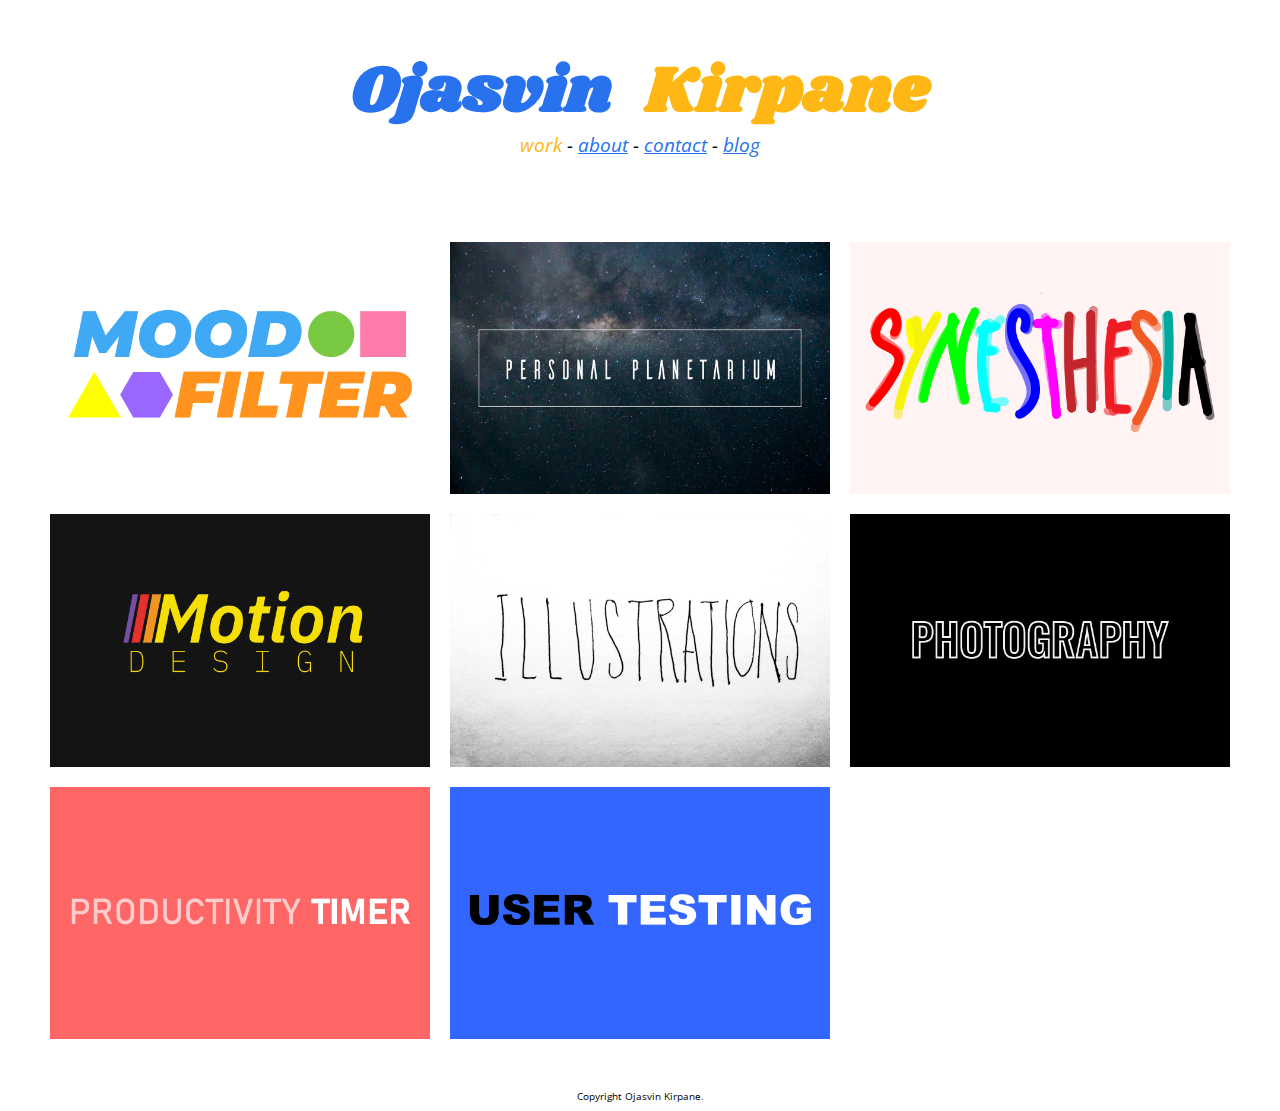
<file: index.html>
<!DOCTYPE html>
<html>
<head>
<meta charset="utf-8">
<title>Ojasvin Kirpane</title>
<link rel="stylesheet" href="https://cdnjs.cloudflare.com/ajax/libs/animate.css/3.7.0/animate.min.css">
<link href="style.css" rel="stylesheet" type="text/css">
<link href="https://fonts.googleapis.com/css?family=Open+Sans:400,400i,600,600i,700,800,800i|Shrikhand" rel="stylesheet" type="text/css">
</head>

<body>
<section>
  <h1 data_temp_dwid="1"><a href="index.html" style="text-decoration: none" data_temp_dwid="2"><strong class="OJ1" data_temp_dwid="3">Ojasvin</strong> <strong class="OJ2" data_temp_dwid="4">Kirpane</strong></a></h1>
  <nav>
    <h3><a class="active0">work</a> - <a href="index2.html" class="active1">about</a> - <a href="contact.html" class="active2">contact</a> - <a href="http://okirpane.tumblr.com/" target="_blank" class="active3">blog</a></h3>
  </nav>
</section>
	
<div class="container animated fadeInUpBig">
  <div class="grid">
    <div class="cell blue">
		<a href="post1.html">
    		<img src="./img/mfb.png" class="responsive-image">
		</a>
    </div>
    <div class="cell yellow">
		<a href="post2.html">
      <img src="./img/plb.jpg" class="responsive-image">
		</a>
    </div>
    <div class="cell blue">
		<a href="post3.html">
      <img src="./img/syb.png" class="responsive-image">
		</a>
    </div>
    <div class="cell blue">
		<a href="post3_5.html">
      <img src="./img/md.png" class="responsive-image">
		</a>
    </div>
    <div class="cell yellow">
		<a href="post4.html">
      <img src="./img/ilb.png" class="responsive-image">
		</a>
    </div>
	  <div class="cell blue">
		  <a href="post5.html">
      <img src="./img/pb.png" class="responsive-image">
		</a>
    </div>
	  <div class="cell yellow">
		  <a href="https://portfolio.newschool.edu/ojasvin/2017/10/28/simple-productivity-timer/" target="_blank">
      <img src="./img/ptb.png" class="responsive-image">
		  </a>
    </div>
	  <div class="cell blue">
		  <a href="post6.html" target="_blank">
      <img src="./img/utb.png" class="responsive-image">
		</a>
    </div>
  </div>
</div>
	
<footer>Copyright Ojasvin Kirpane.</footer>
	
	
</body>
</html>
</file>
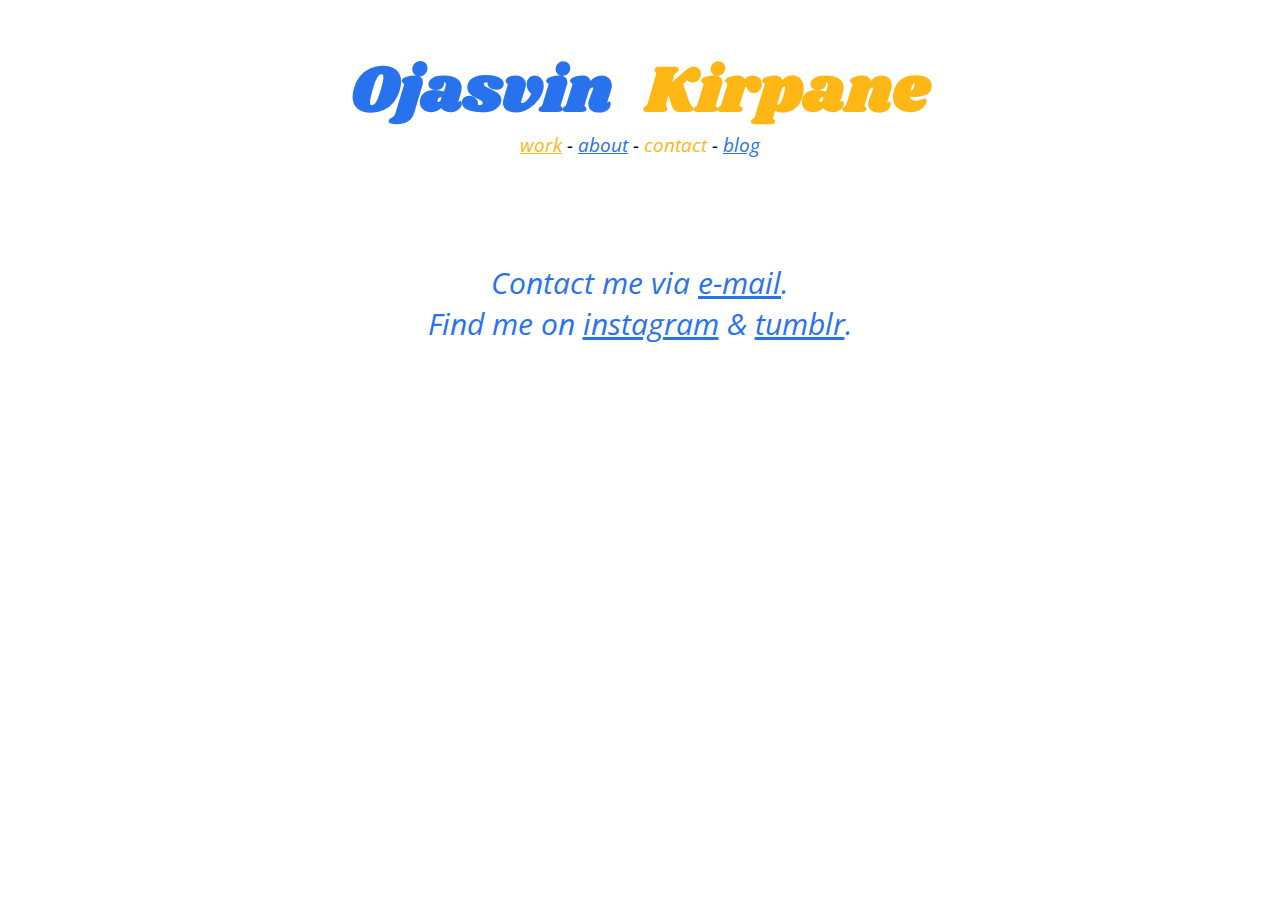
<file: contact.html>
<!doctype html>
<html>
<head>
<meta charset="utf-8">
<title>Ojasvin Kirpane</title>
<link rel="stylesheet" href="https://cdnjs.cloudflare.com/ajax/libs/animate.css/3.7.0/animate.min.css">
<link href="style.css" rel="stylesheet" type="text/css">
<link href="https://fonts.googleapis.com/css?family=Open+Sans:400,400i,600,600i,700,800,800i|Shrikhand" rel="stylesheet" type="text/css">
</head>

<body>
<section>
  <h1 data_temp_dwid="1"><a href="index.html" style="text-decoration: none" data_temp_dwid="2"><strong class="OJ1" data_temp_dwid="3">Ojasvin</strong> <strong class="OJ2" data_temp_dwid="4">Kirpane</strong></a></h1>
  <nav>
    <h3><a class="active0" href="index.html">work</a> - <a href="index2.html" class="active1">about</a> - <a href="contact.html" class="active2" style="text-decoration: none; color: #FEB714">contact</a> - <a href="http://okirpane.tumblr.com/" target="_blank" class="active3">blog</a></h3>
  </nav>
</section>
	
<div class="container animated fadeInUpBig">
  <p style="text-align: center">Contact me via <a href="mailto:okirpane@gmail.com?Subject=Inquiry" target="_top" class="active1">e-mail</a>.<br>
	 Find me on <a href="https://www.instagram.com/ojasvink/" target="_blank" class="active1">instagram</a> & <a href="http://okirpane.tumblr.com/" target="_blank" class="active1">tumblr</a>.
  </p>
</div>
	
</body>
</html>
</file>
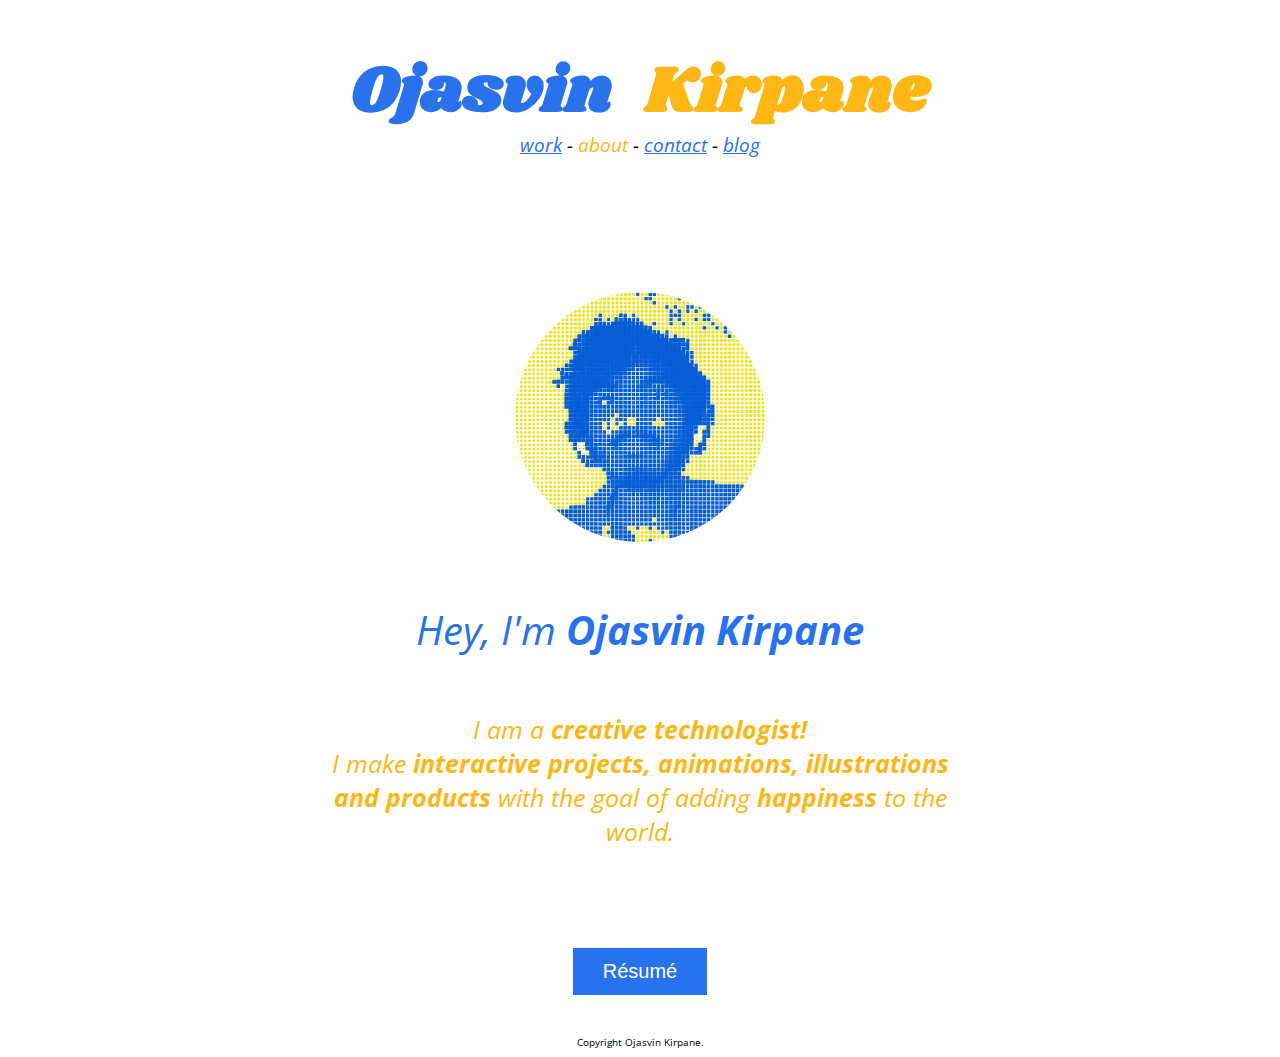
<file: index2.html>
<!doctype html>
<html>
<head>
<meta charset="utf-8">
<title>about</title>
<link rel="stylesheet" href="https://cdnjs.cloudflare.com/ajax/libs/animate.css/3.7.0/animate.min.css">
<link href="style2.css" rel="stylesheet" type="text/css">
<link href="https://fonts.googleapis.com/css?family=Open+Sans:400,400i,600,600i,700,800,800i|Shrikhand" rel="stylesheet" type='text/css'>
</head>
<body>
	<section>
  <h1 data_temp_dwid="1"><a href="index.html" style="text-decoration: none" data_temp_dwid="2"><strong class="OJ1" data_temp_dwid="3">Ojasvin</strong> <strong class="OJ2" data_temp_dwid="4">Kirpane</strong></a></h1>
  <nav>
    <h3><a class="active0" href="index.html">work</a> - <a href="index2.html" class="active1" style="color: #FEB714">about</a> - <a href="contact.html" class="active2">contact</a> - <a href="http://okirpane.tumblr.com/" target="_blank" class="active3">blog</a></h3>
  </nav>
</section>
<div class="container animated fadeInUpBig">
	<img src="./img/profile1.jpg" class="profile">
	<p><i>Hey, I'm <b>Ojasvin Kirpane</b><br> 
		<div class="line">I am a <b>creative technologist!</b><br> I make <b>interactive projects, animations, illustrations and products</b> with the goal of adding <b>happiness</b> to the world.</div>
	</i></p>
	<div class="resume">
		<a href="./img/Résumé.pdf" download="OJASVIN's Résumé" target="_blank">
			<button class="btn">Résumé</button>
		</a>
	</div>
</div>
<footer>Copyright Ojasvin Kirpane.</footer>
</body>
	<!--- <a href="/images/myw3schoolsimage.jpg" download="w3logo"> --->
</html>
</file>
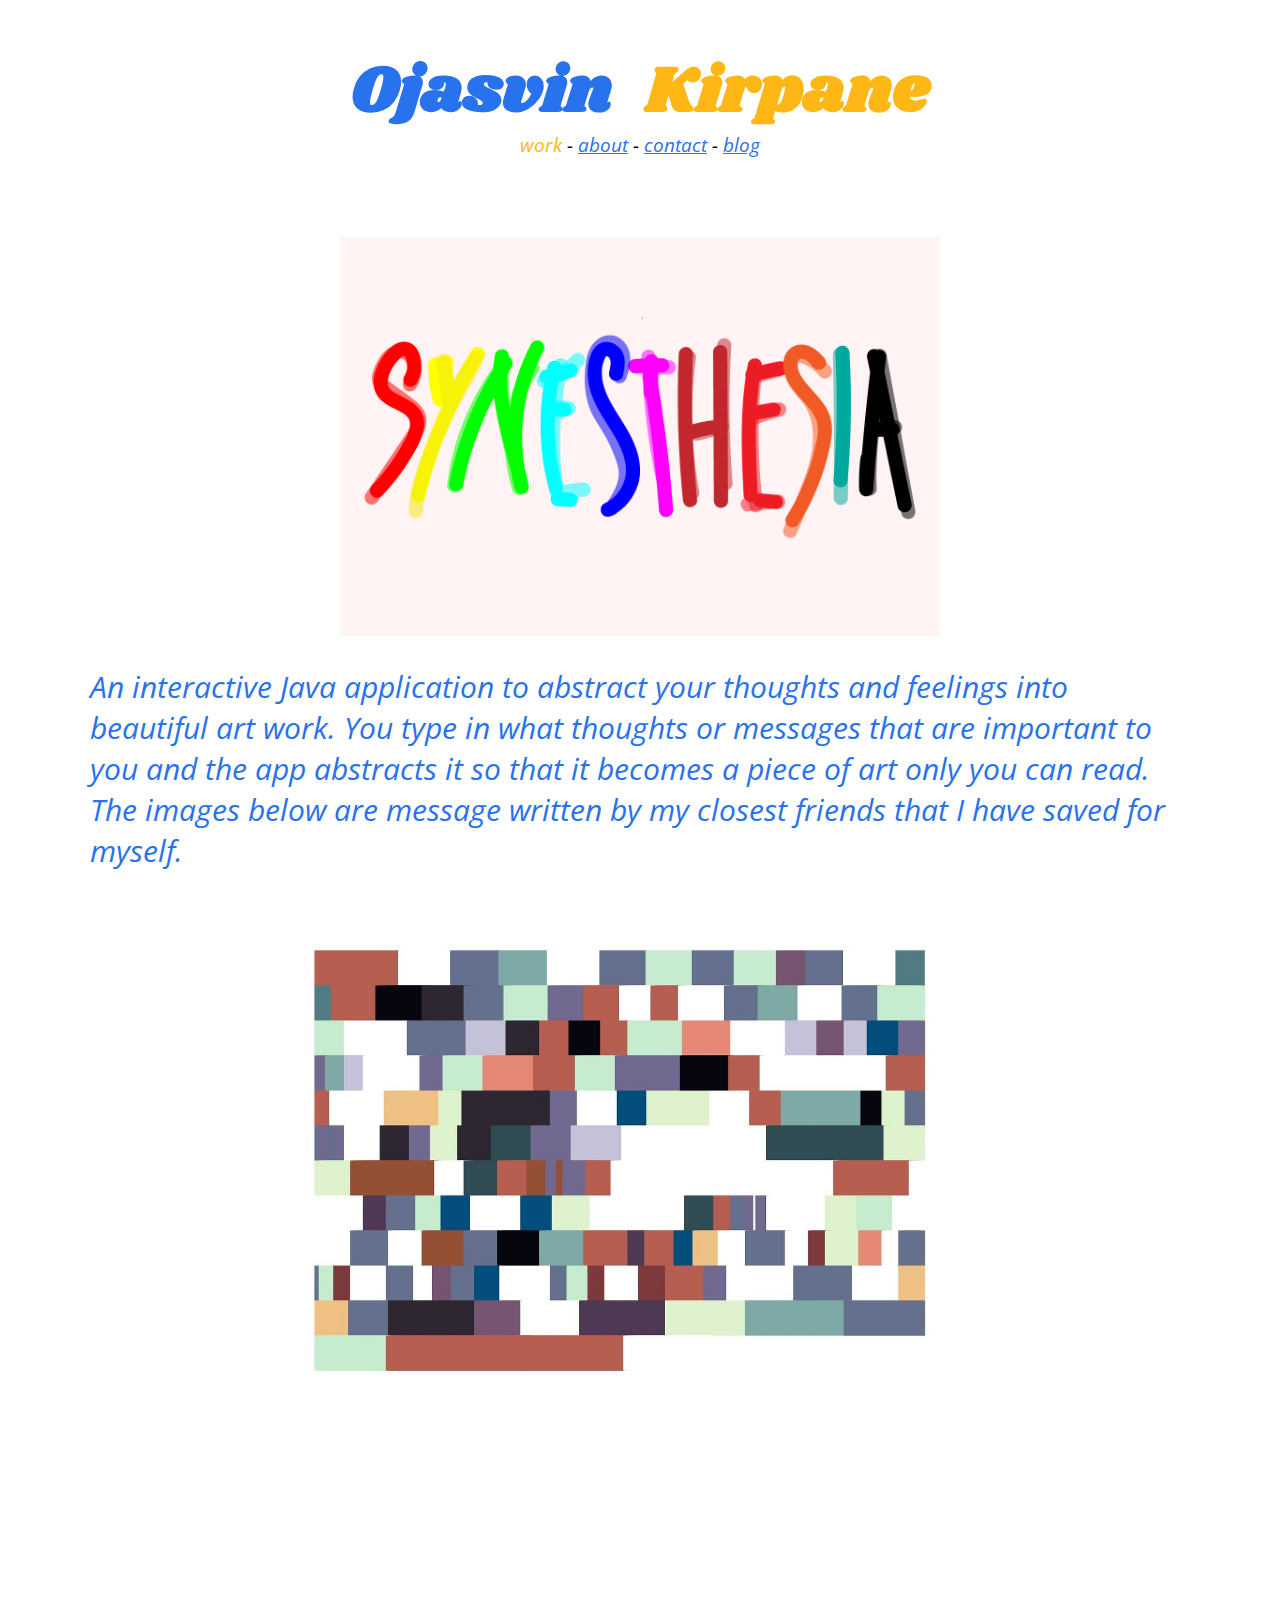
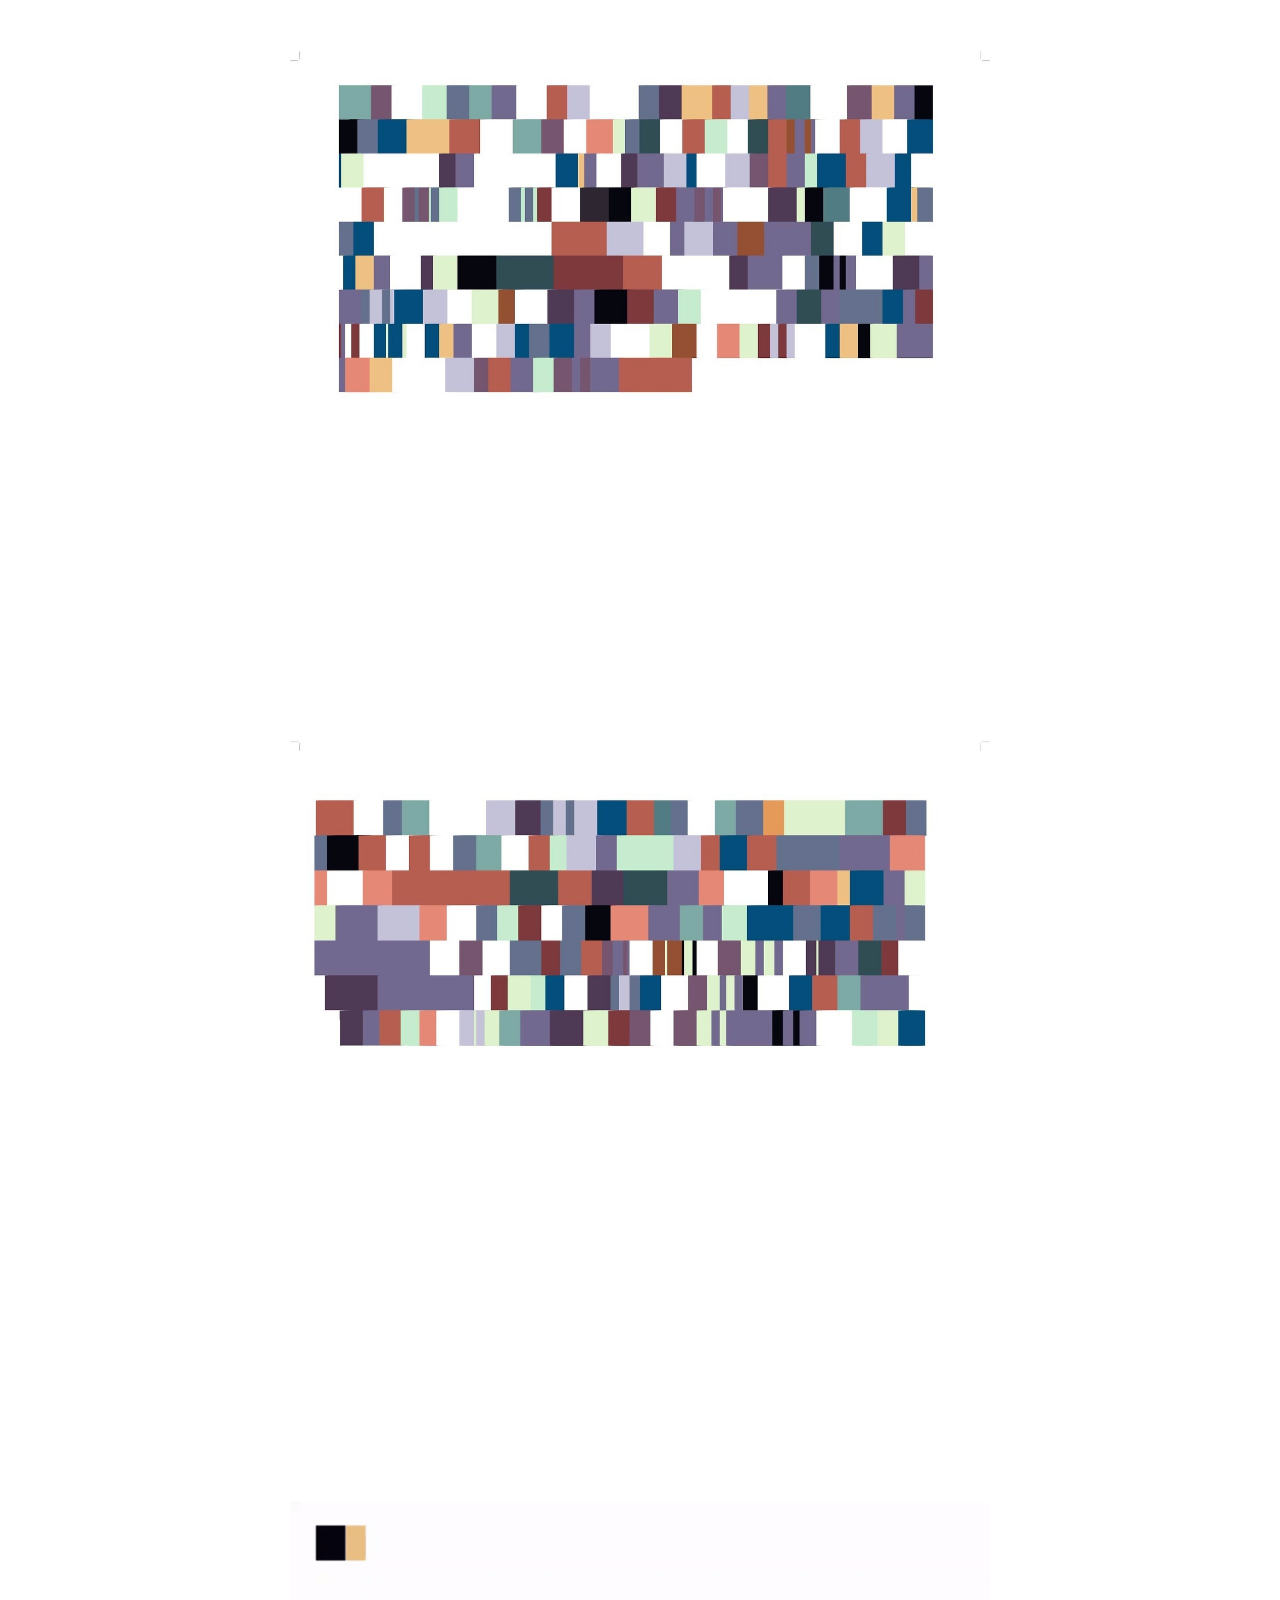
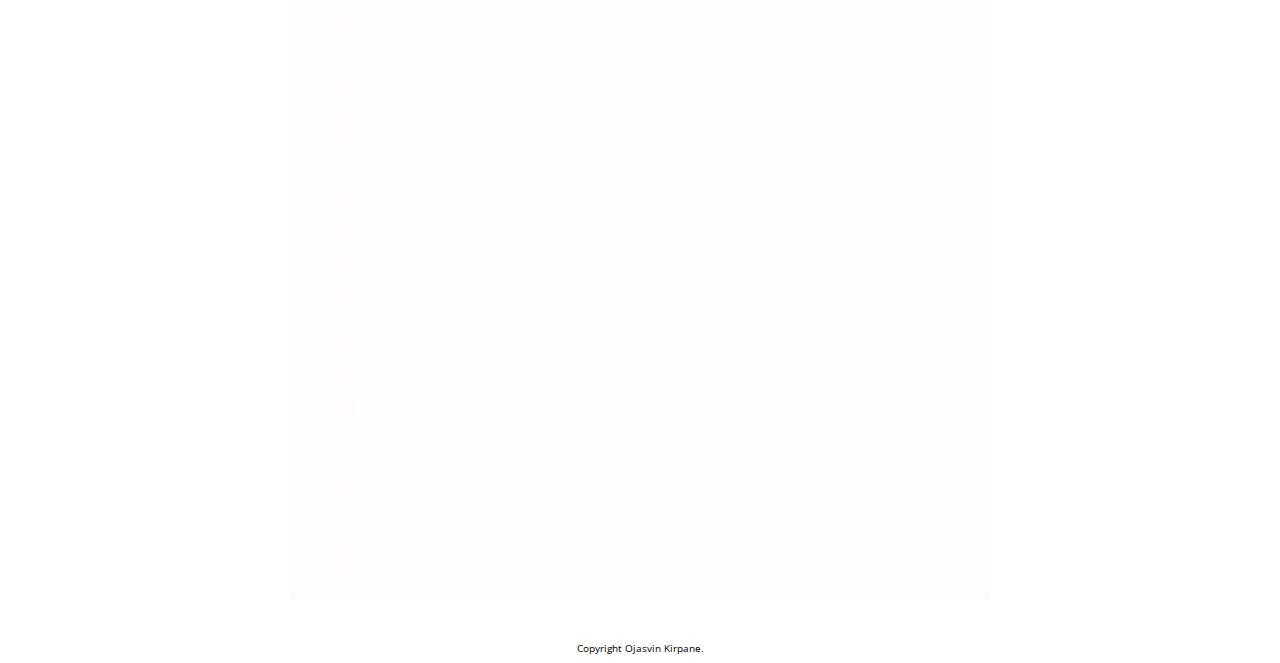
<file: post3.html>
<!doctype html>
<html>
<head>
<meta charset="utf-8">
<title>Ojasvin Kirpane</title>
<link rel="stylesheet" href="https://cdnjs.cloudflare.com/ajax/libs/animate.css/3.7.0/animate.min.css">
<link href="style3.css" rel="stylesheet" type="text/css">
<link href="https://fonts.googleapis.com/css?family=Open+Sans:400,400i,600,600i,700,800,800i|Shrikhand" rel="stylesheet" type="text/css">
</head>

<body>
<section>
  <h1 data_temp_dwid="1"><a href="index.html" style="text-decoration: none" data_temp_dwid="2"><strong class="OJ1" data_temp_dwid="3">Ojasvin</strong> <strong class="OJ2" data_temp_dwid="4">Kirpane</strong></a></h1>
  <nav>
    <h3><a class="active0" href="index.html" style="color:#FEB714; text-decoration: none">work</a> - <a href="index2.html" class="active1">about</a> - <a href="contact.html" class="active2">contact</a> - <a href="http://okirpane.tumblr.com/" target="_blank" class="active3">blog</a></h3>
  </nav>
</section>
<div class="content animated fadeIn">
	<img src="./img/syb.png" class="titleimg">
	<p>An interactive Java application to abstract your thoughts and feelings into beautiful art work. You type in what thoughts or messages that are important to you and the app abstracts it so that it becomes a piece of art only you can read.<br>
	The images below are message written by my closest friends that I have saved for myself.
	</p>
	<img src="./img/sy1.jpg" class="post">
	<img src="./img/sy2.jpg" class="post">
	<img src="./img/sy3.jpg" class="post">
	<img src="./img/post3 gif.gif" class="post">
</div>
<footer>Copyright Ojasvin Kirpane.</footer>
</body>
</html>
</file>
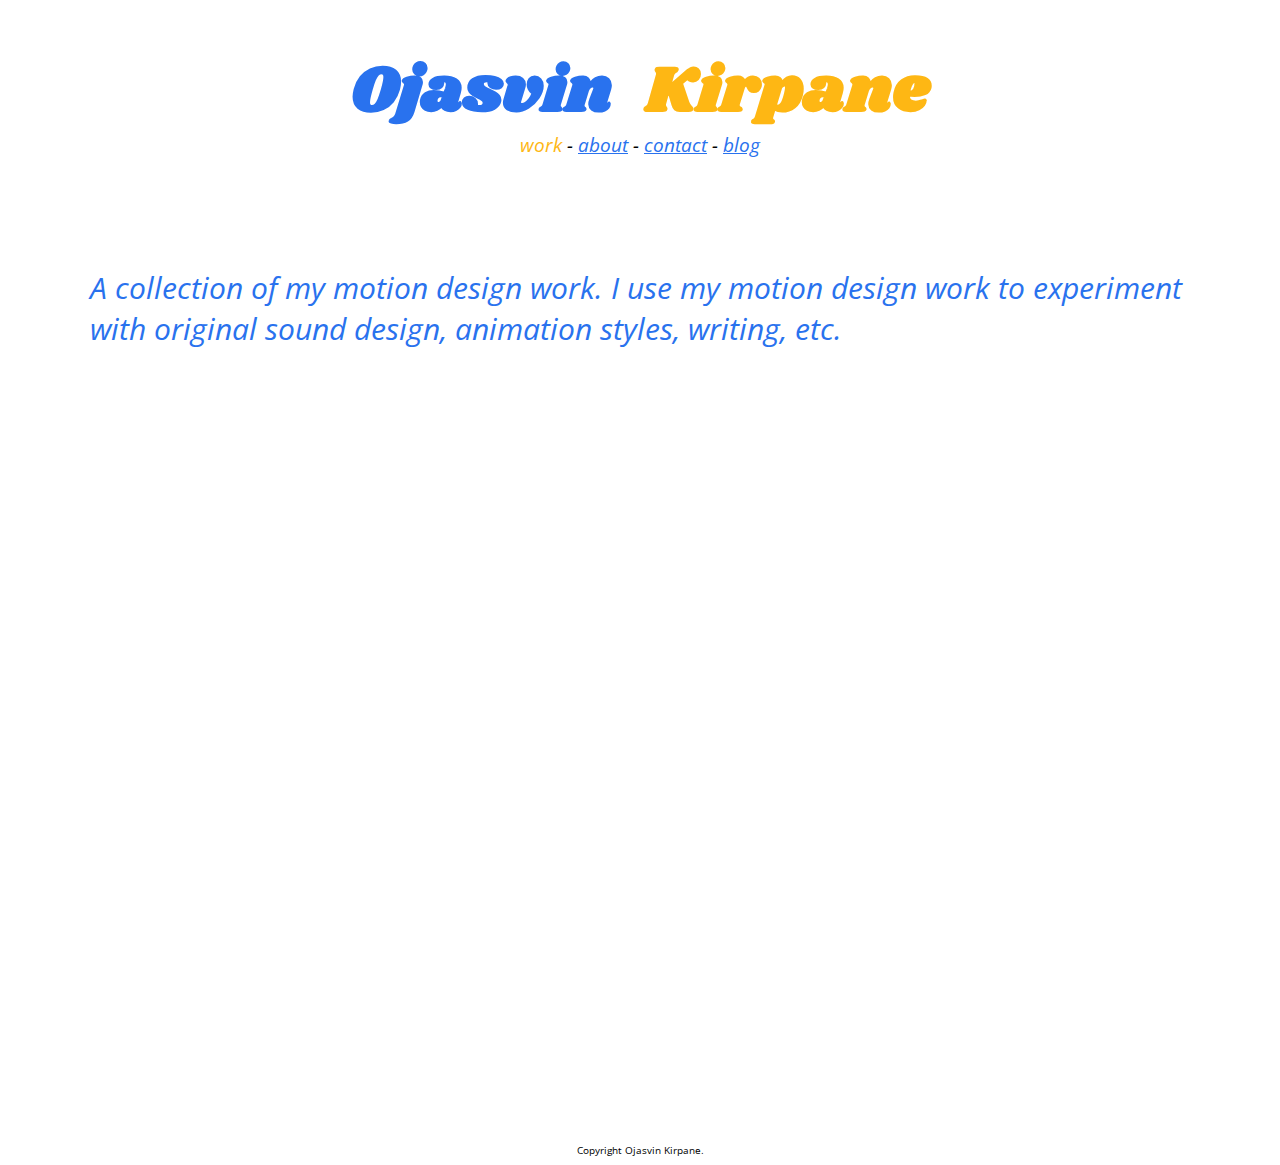
<file: post3_5.html>
<!doctype html>
<html>
<head>
<meta charset="utf-8">
<title>Ojasvin Kirpane</title>
<link rel="stylesheet" href="https://cdnjs.cloudflare.com/ajax/libs/animate.css/3.7.0/animate.min.css">
<link href="style3.css" rel="stylesheet" type="text/css">
<link href="https://fonts.googleapis.com/css?family=Open+Sans:400,400i,600,600i,700,800,800i|Shrikhand" rel="stylesheet" type="text/css">
</head>

<body>
<section>
  <h1 data_temp_dwid="1"><a href="index.html" style="text-decoration: none" data_temp_dwid="2"><strong class="OJ1" data_temp_dwid="3">Ojasvin</strong> <strong class="OJ2" data_temp_dwid="4">Kirpane</strong></a></h1>
  <nav>
    <h3><a class="active0" href="index.html" style="color:#FEB714; text-decoration: none">work</a> - <a href="index2.html" class="active1">about</a> - <a href="contact.html" class="active2">contact</a> - <a href="http://okirpane.tumblr.com/" target="_blank" class="active3">blog</a></h3>
  </nav>
</section>
<div class="content animated fadeIn">
	<p>A collection of my motion design work. I use my motion design work to experiment with original sound design, animation styles, writing, etc.
	</p>
	<iframe width="1280" height="720" src="https://www.youtube.com/embed/videoseries?list=PLz6Ie5l2xcL8n9BXG9CiyMFL-I8kG-w1j&amp;controls=0" frameborder="0" allow="accelerometer; autoplay; encrypted-media; gyroscope; picture-in-picture" allowfullscreen></iframe>
</div>
<footer>Copyright Ojasvin Kirpane.</footer>
</body>
</html>
</file>
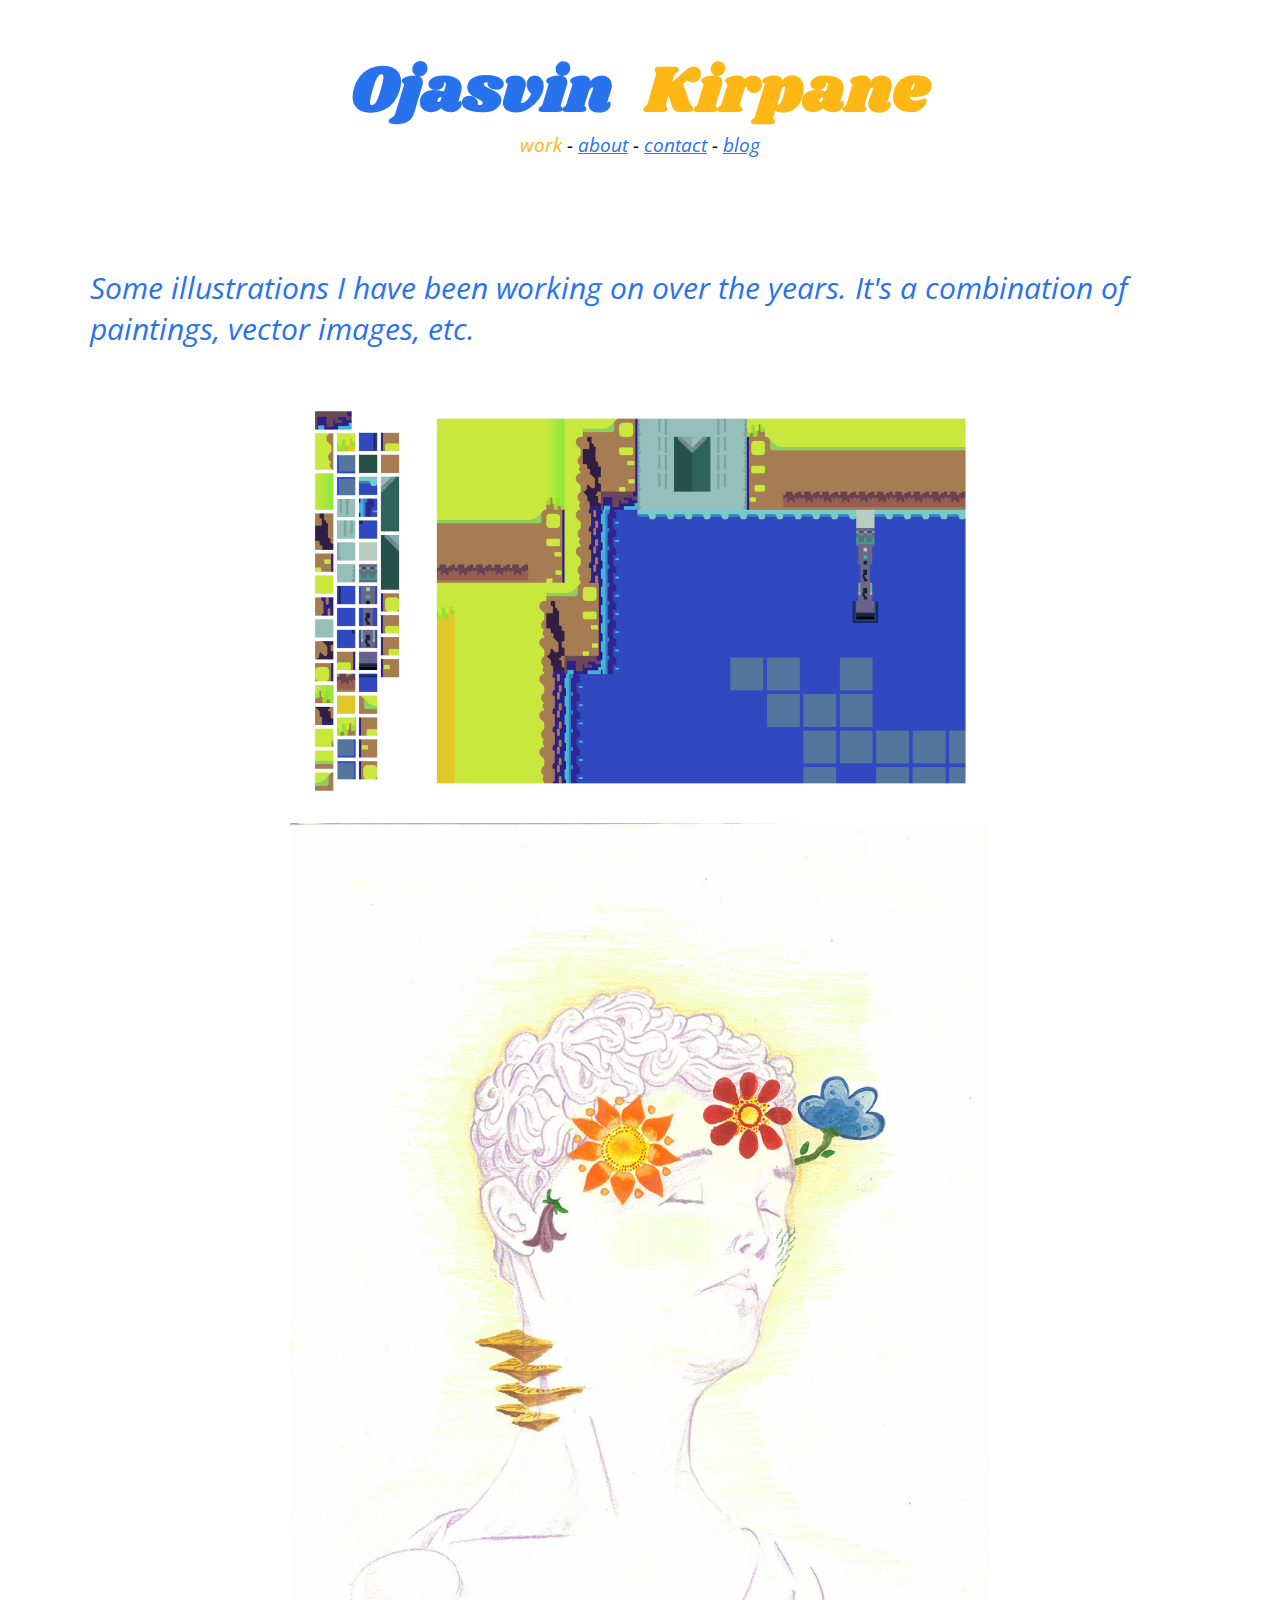
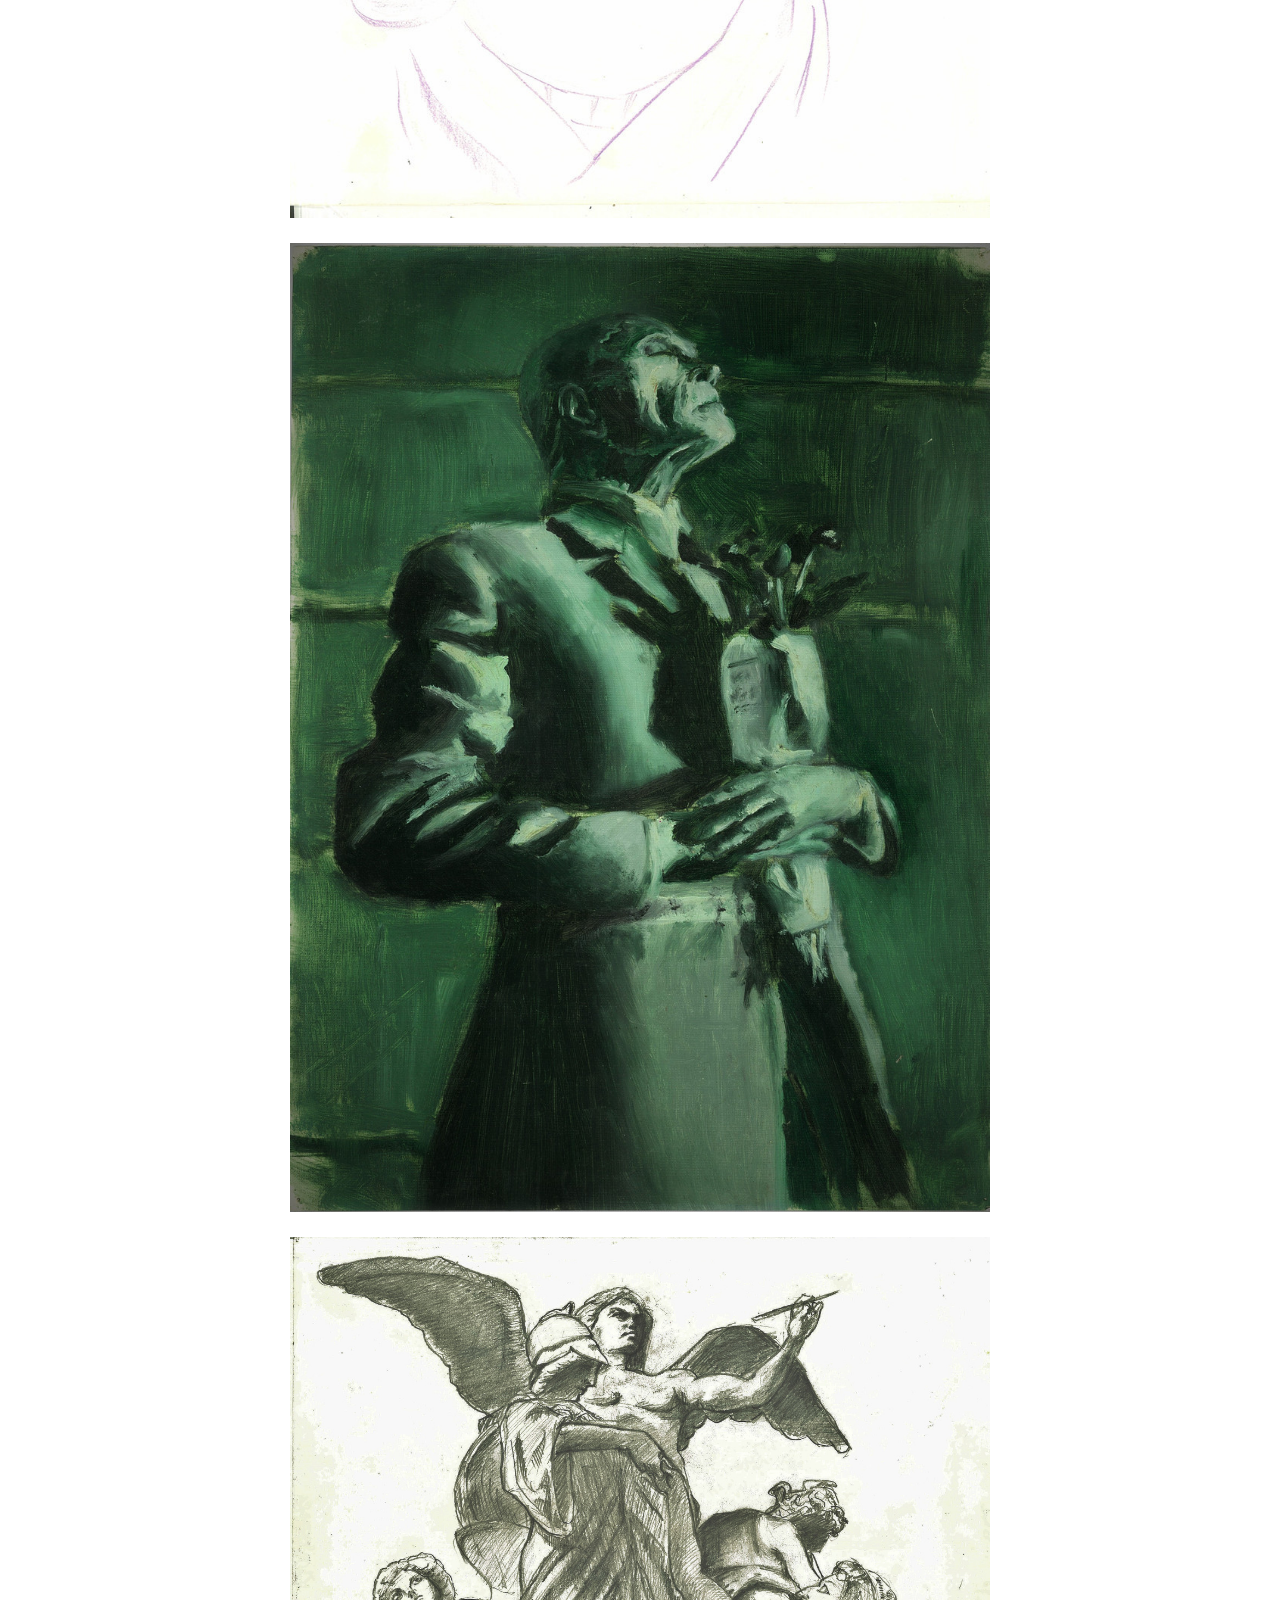
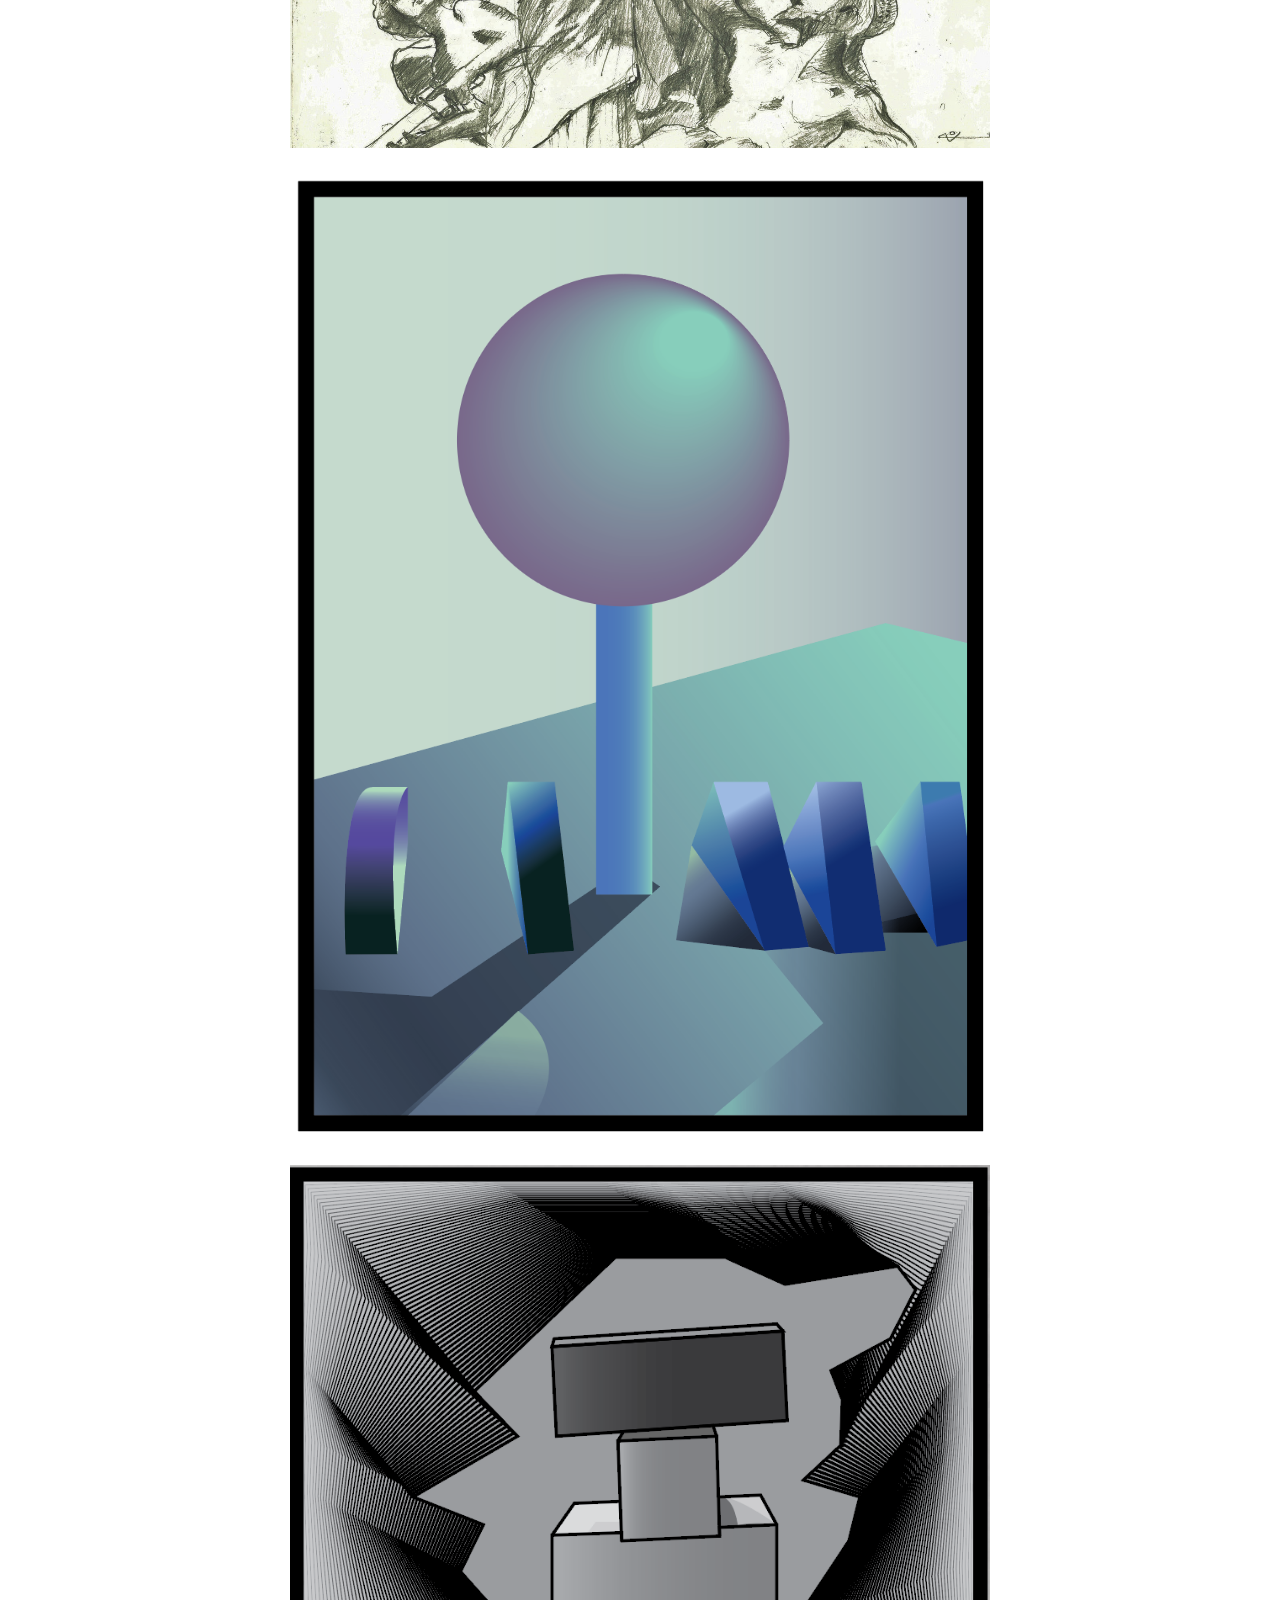
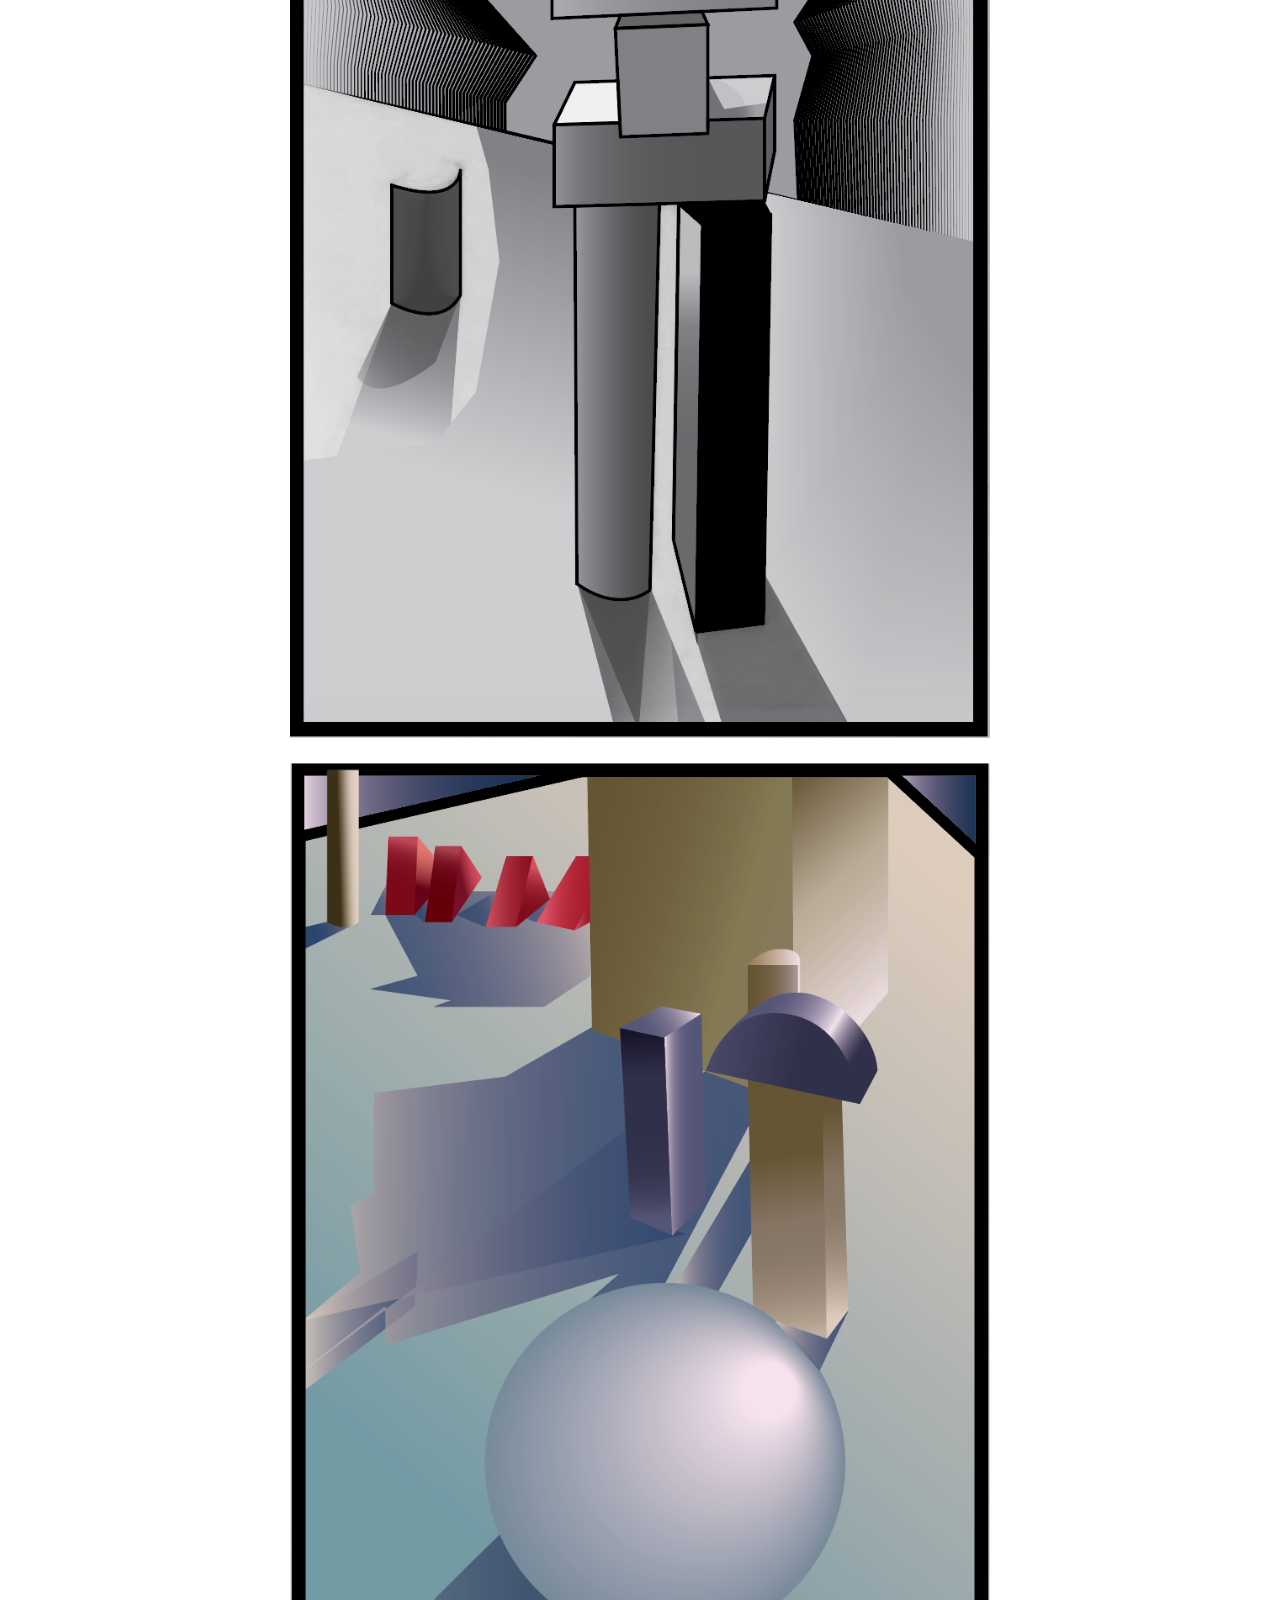
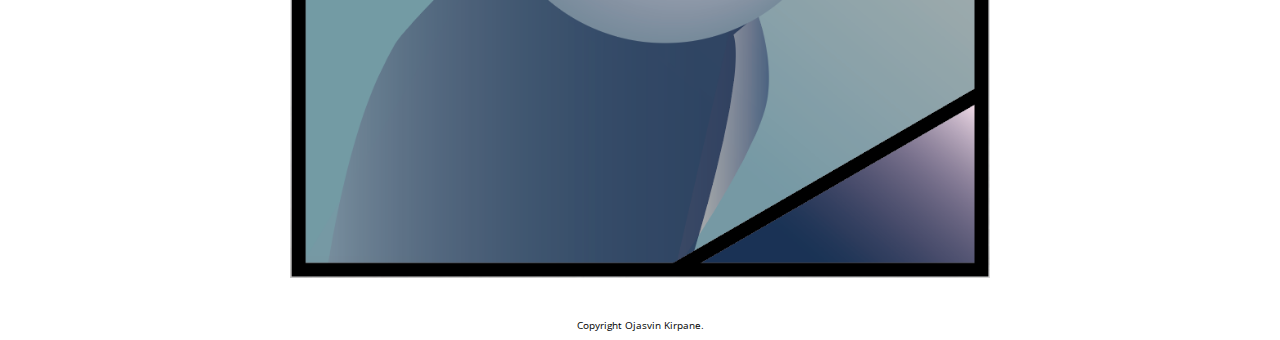
<file: post4.html>
<!doctype html>
<html>
<head>
<meta charset="utf-8">
<title>Ojasvin Kirpane</title>
<link rel="stylesheet" href="https://cdnjs.cloudflare.com/ajax/libs/animate.css/3.7.0/animate.min.css">
<link href="style3.css" rel="stylesheet" type="text/css">
<link href="https://fonts.googleapis.com/css?family=Open+Sans:400,400i,600,600i,700,800,800i|Shrikhand" rel="stylesheet" type="text/css">
</head>

<body>
<section>
  <h1 data_temp_dwid="1"><a href="index.html" style="text-decoration: none" data_temp_dwid="2"><strong class="OJ1" data_temp_dwid="3">Ojasvin</strong> <strong class="OJ2" data_temp_dwid="4">Kirpane</strong></a></h1>
  <nav>
    <h3><a class="active0" href="index.html" style="color:#FEB714; text-decoration: none">work</a> - <a href="index2.html" class="active1">about</a> - <a href="contact.html" class="active2">contact</a> - <a href="http://okirpane.tumblr.com/" target="_blank" class="active3">blog</a></h3>
  </nav>
</section>
<div class="content animated fadeIn">
	<p>Some illustrations I have been working on over the years. It's a combination of paintings, vector images, etc.
	</p>
	<img src="./img/il1.png" class="post">
	<img src="./img/il2.jpg" class="post">
	<img src="./img/il4.jpg" class="post">
	<img src="./img/il5.jpg" class="post">
	<img src="./img/il6.png" class="post">
	<img src="./img/il7.png" class="post">
	<img src="./img/il8.png" class="post">
</div>
<footer>Copyright Ojasvin Kirpane.</footer>
</body>
</html>
</file>
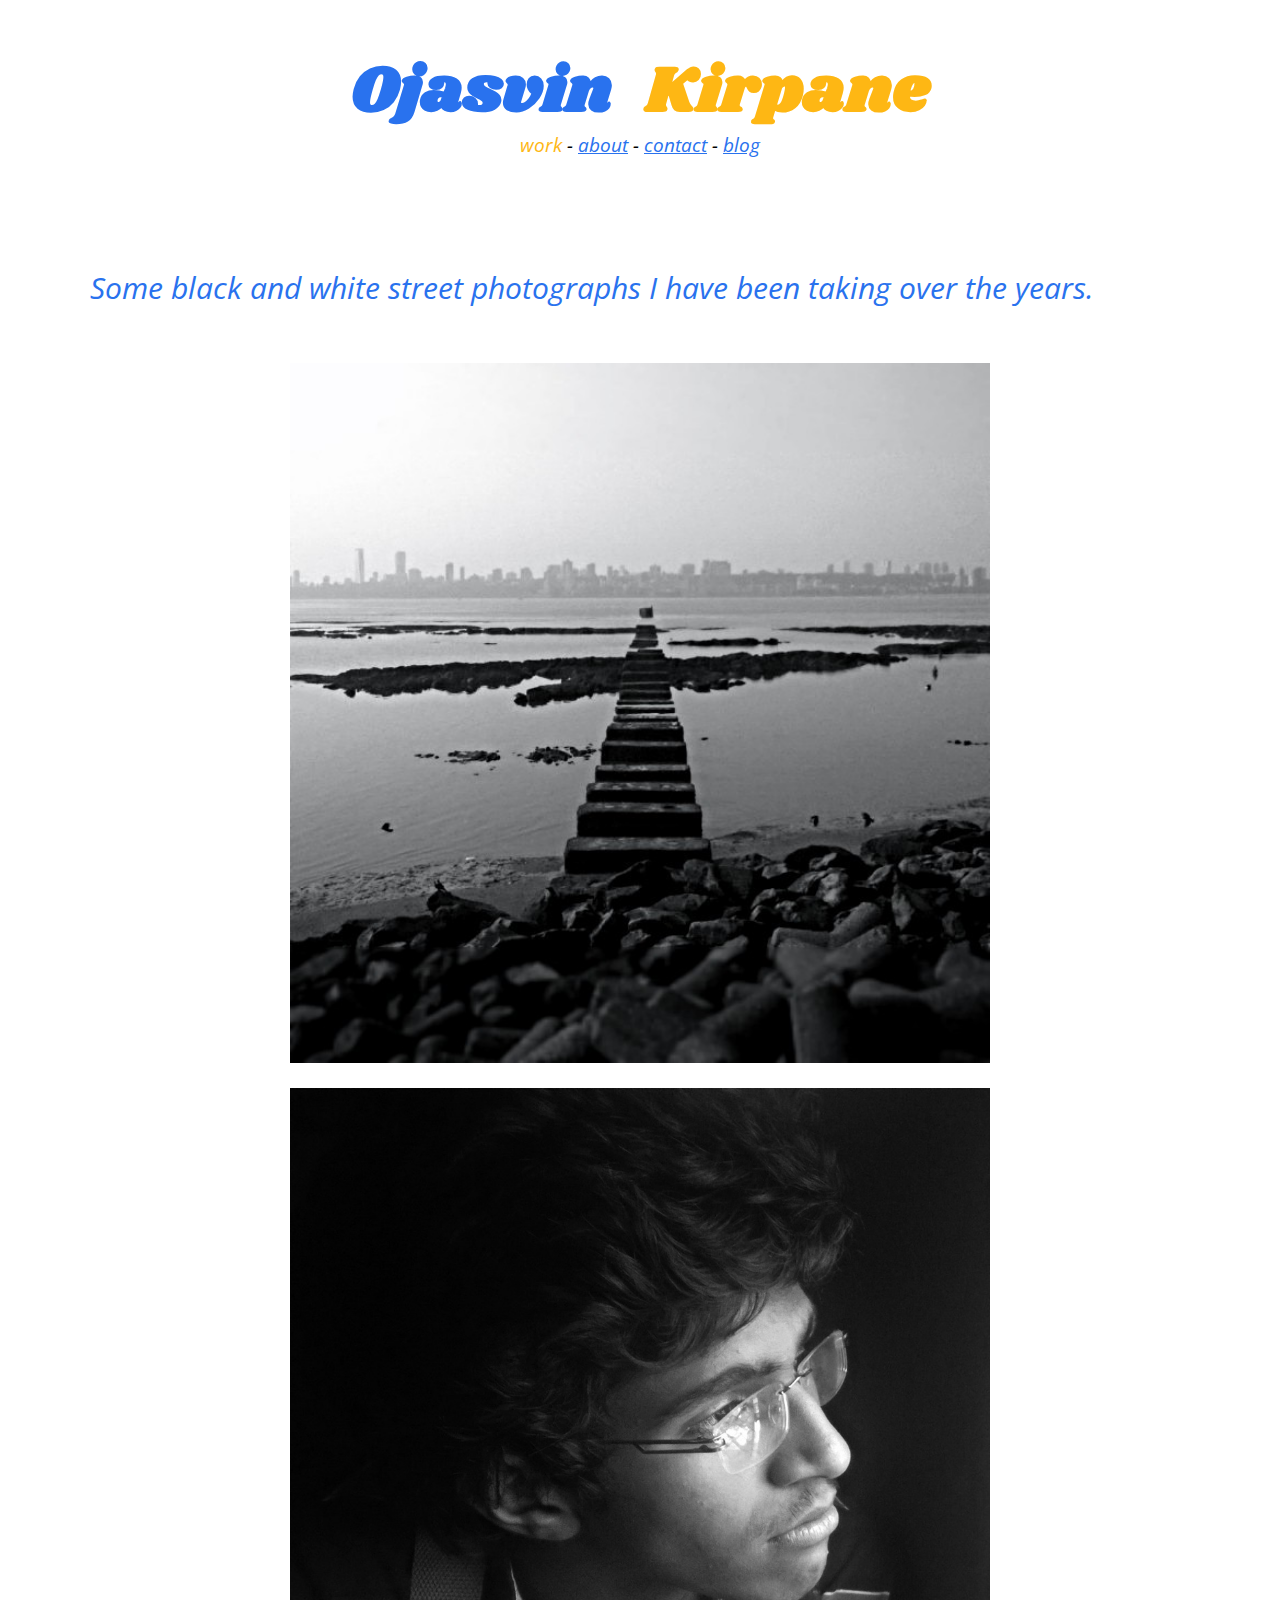
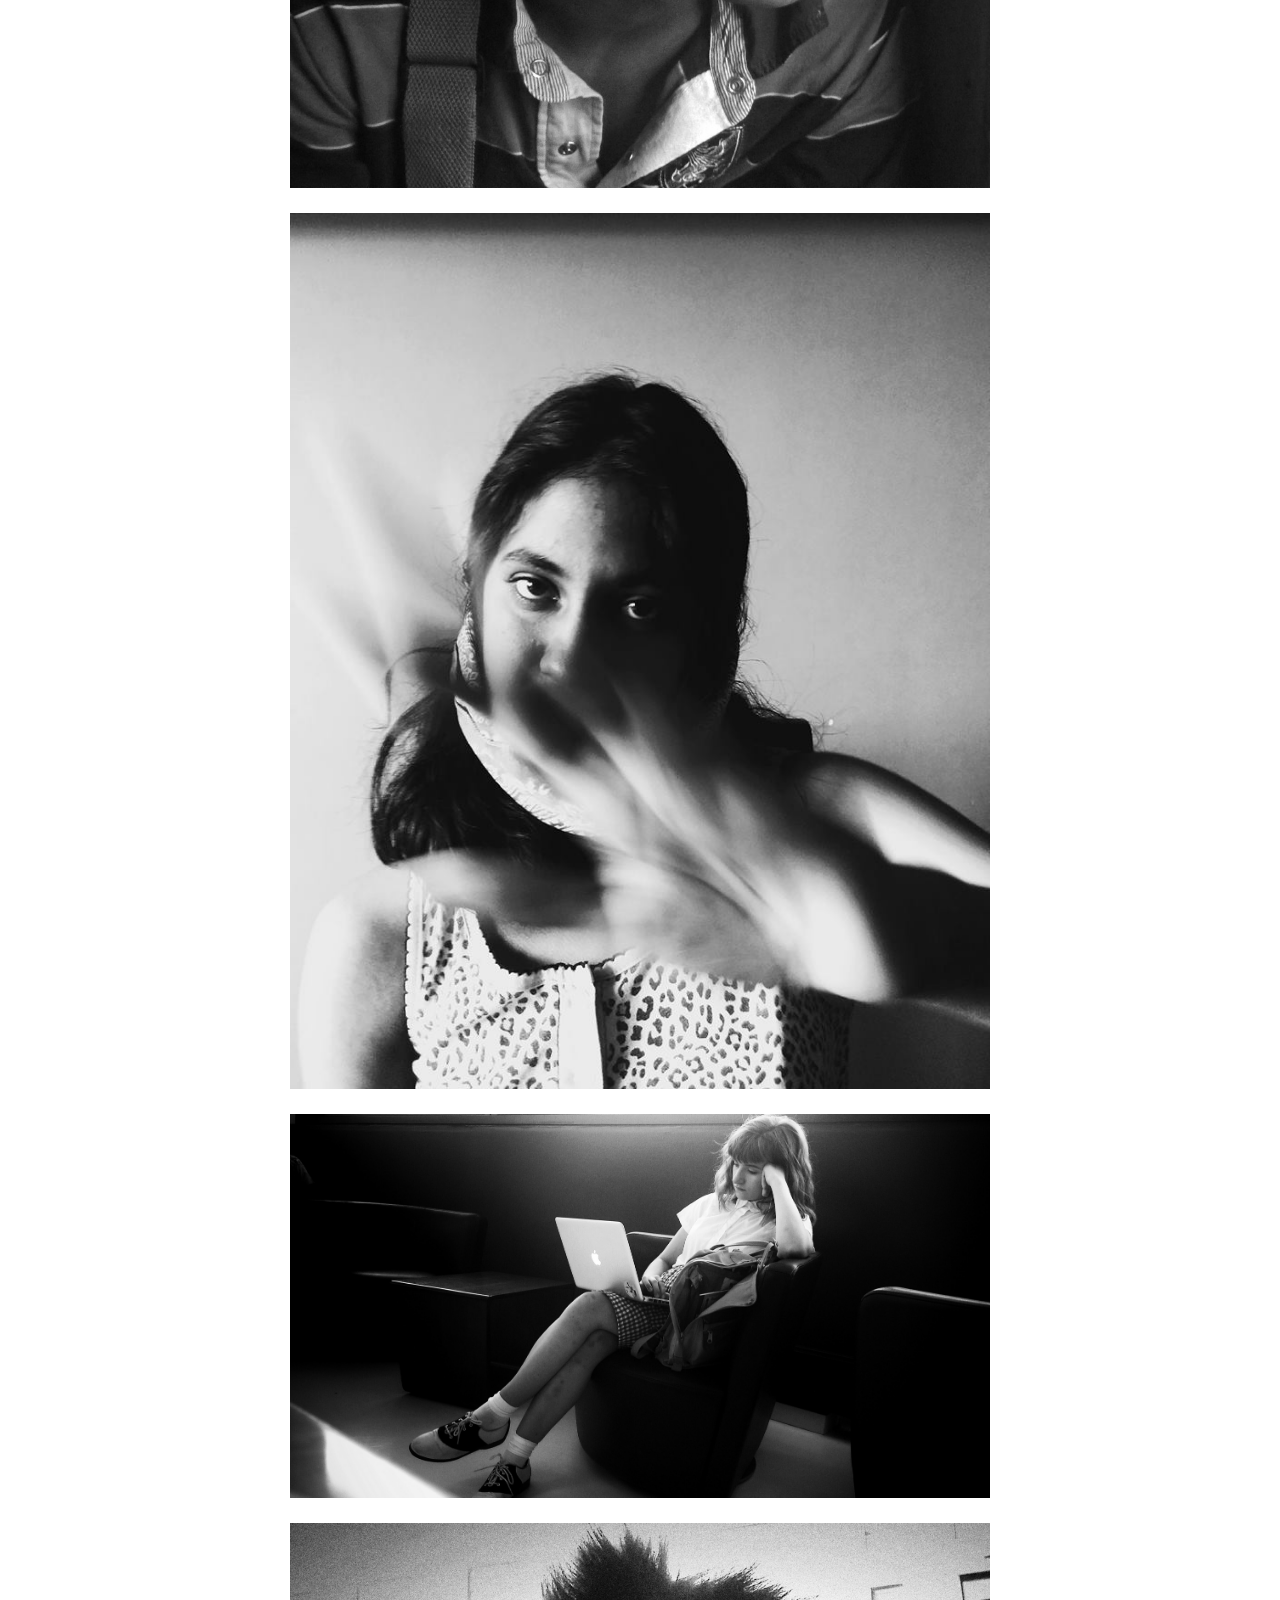
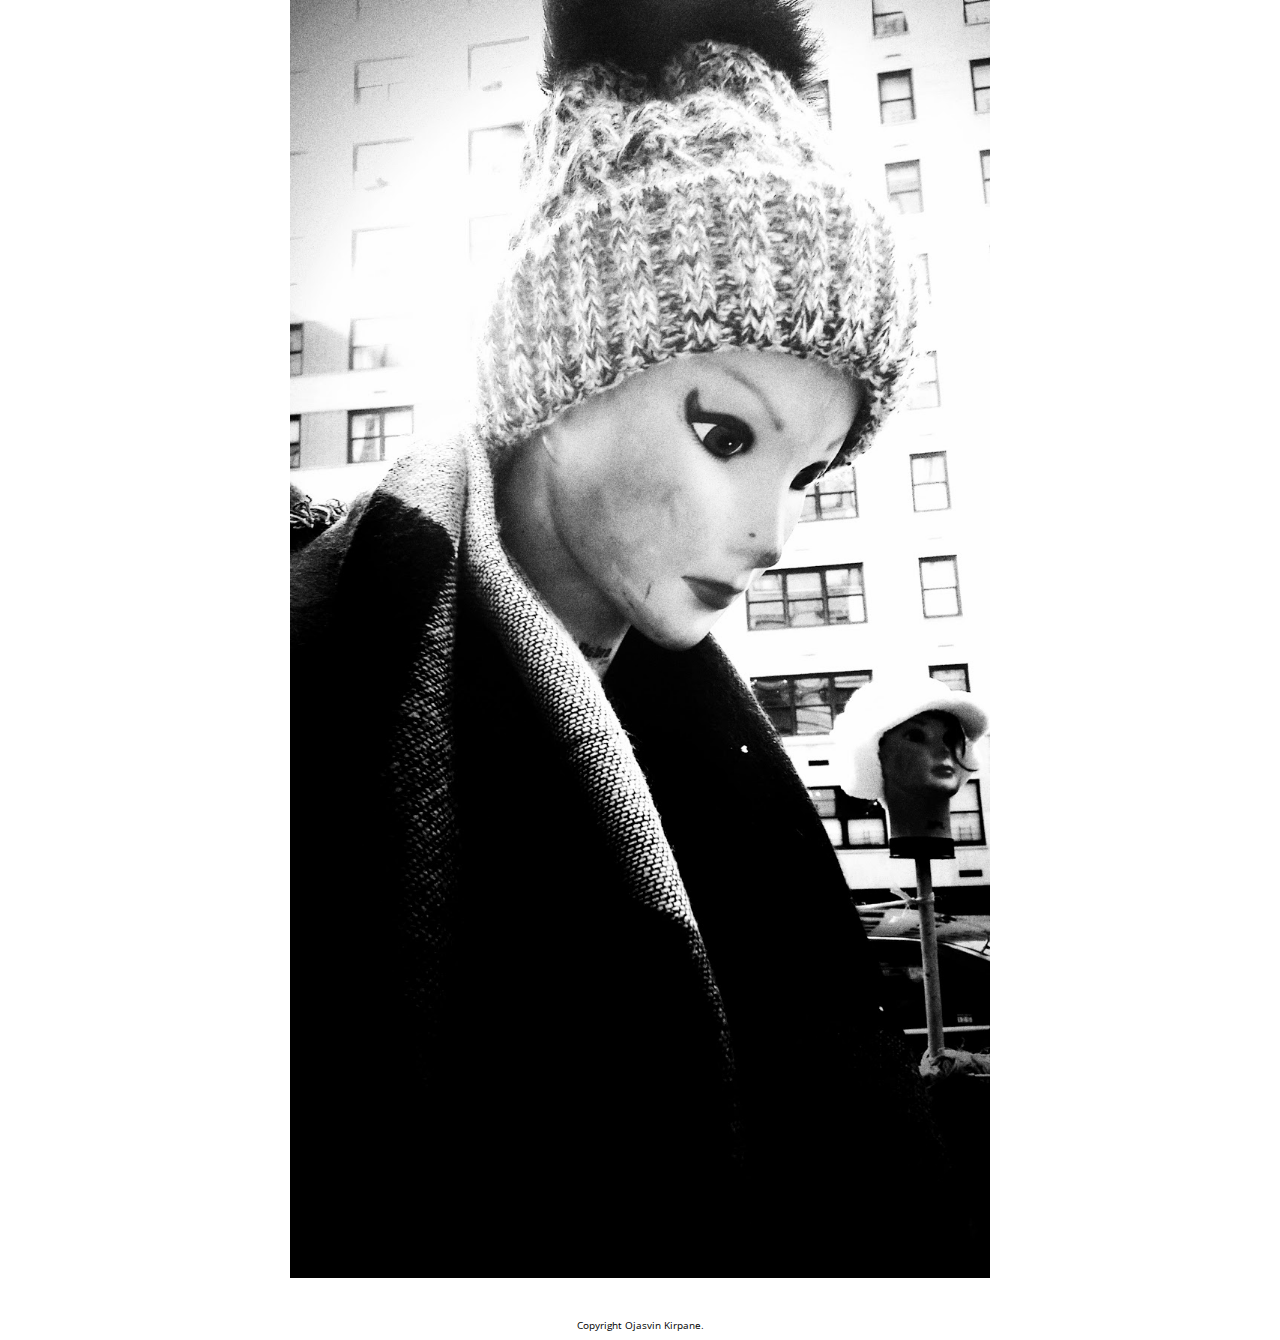
<file: post5.html>
<!doctype html>
<html>
<head>
<meta charset="utf-8">
<title>Ojasvin Kirpane</title>
<link rel="stylesheet" href="https://cdnjs.cloudflare.com/ajax/libs/animate.css/3.7.0/animate.min.css">
<link href="style3.css" rel="stylesheet" type="text/css">
<link href="https://fonts.googleapis.com/css?family=Open+Sans:400,400i,600,600i,700,800,800i|Shrikhand" rel="stylesheet" type="text/css">
</head>

<body>
<section>
  <h1 data_temp_dwid="1"><a href="index.html" style="text-decoration: none" data_temp_dwid="2"><strong class="OJ1" data_temp_dwid="3">Ojasvin</strong> <strong class="OJ2" data_temp_dwid="4">Kirpane</strong></a></h1>
  <nav>
    <h3><a class="active0" href="index.html" style="color:#FEB714; text-decoration: none">work</a> - <a href="index2.html" class="active1">about</a> - <a href="contact.html" class="active2">contact</a> - <a href="http://okirpane.tumblr.com/" target="_blank" class="active3">blog</a></h3>
  </nav>
</section>
<div class="content animated fadeIn">
	<p>Some black and white street photographs I have been taking over the years.
	</p>
	<img src="./img/p1.jpg" class="post">
	<img src="./img/p2.jpg" class="post">
	<img src="./img/p3.jpg" class="post">
	<img src="./img/p4.jpg" class="post">
	<img src="./img/p5.jpeg" class="post">
</div>
<footer>Copyright Ojasvin Kirpane.</footer>
</body>
</html>
</file>
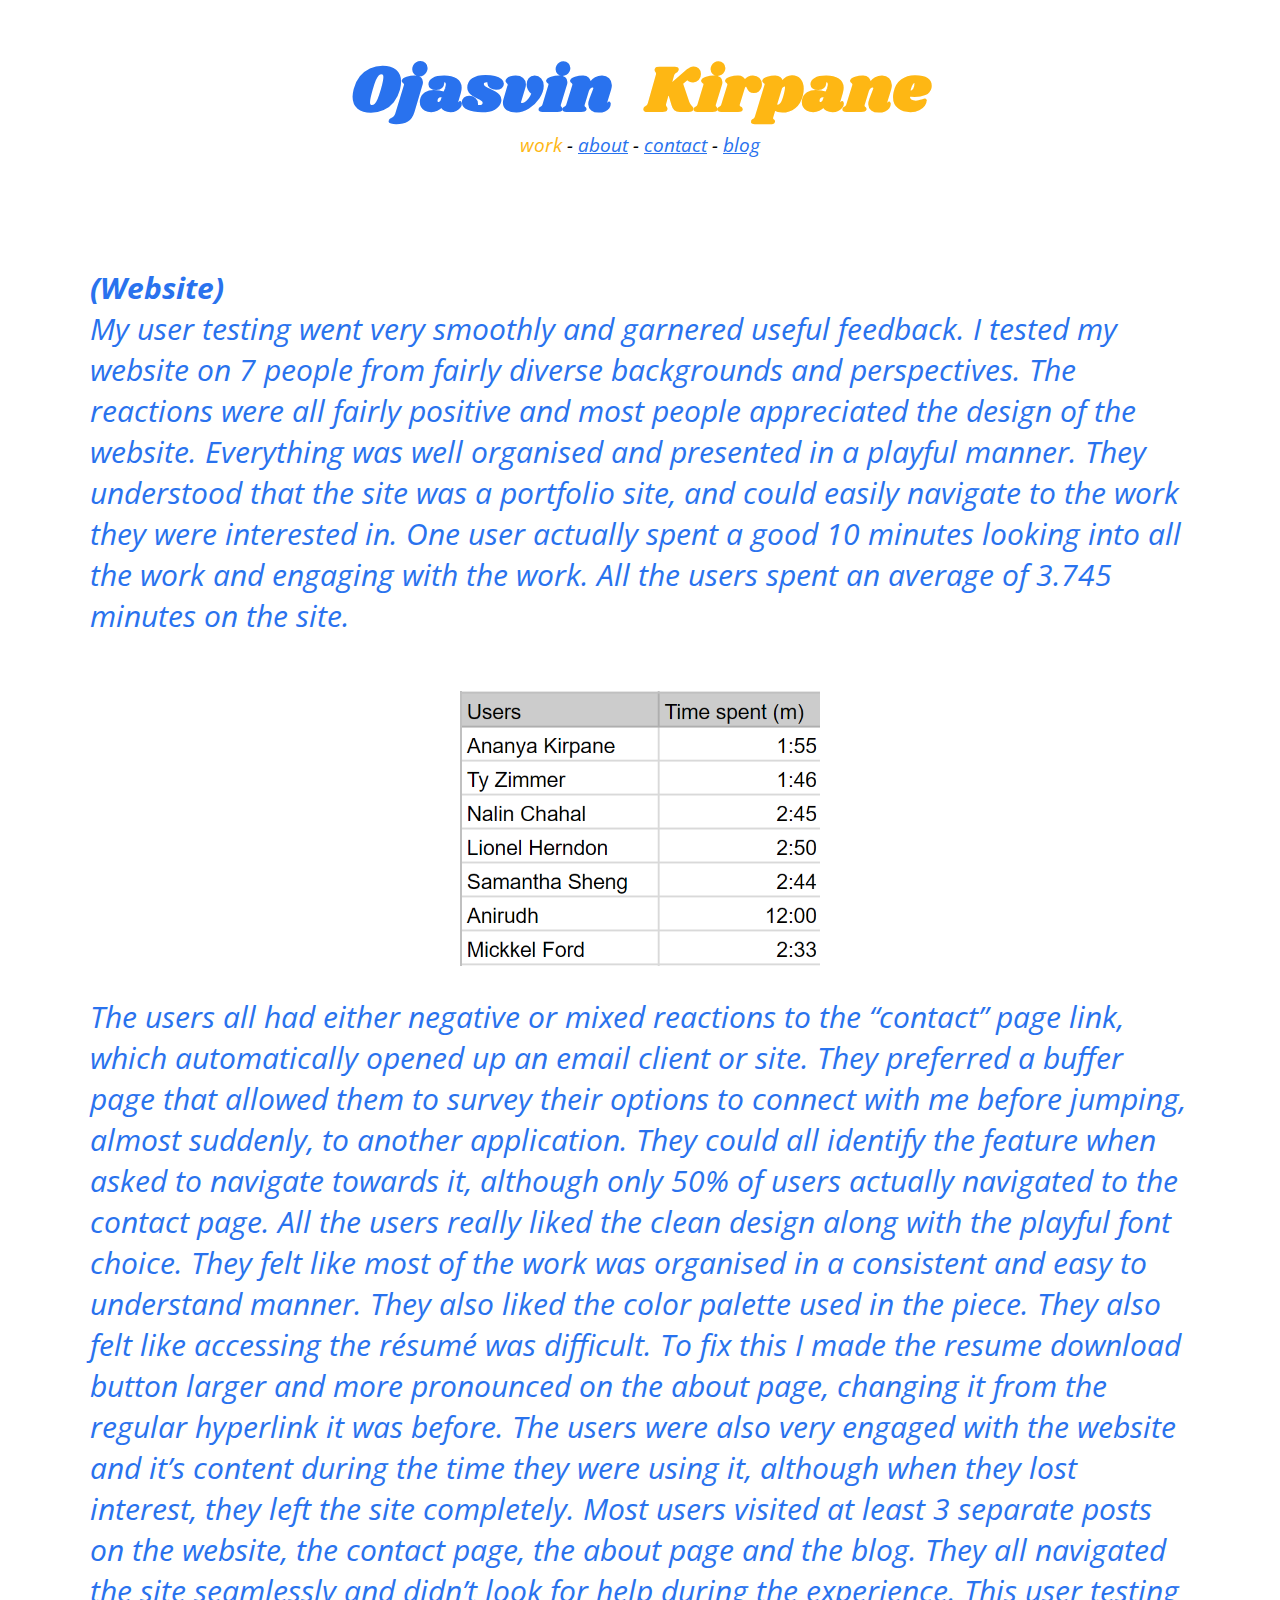
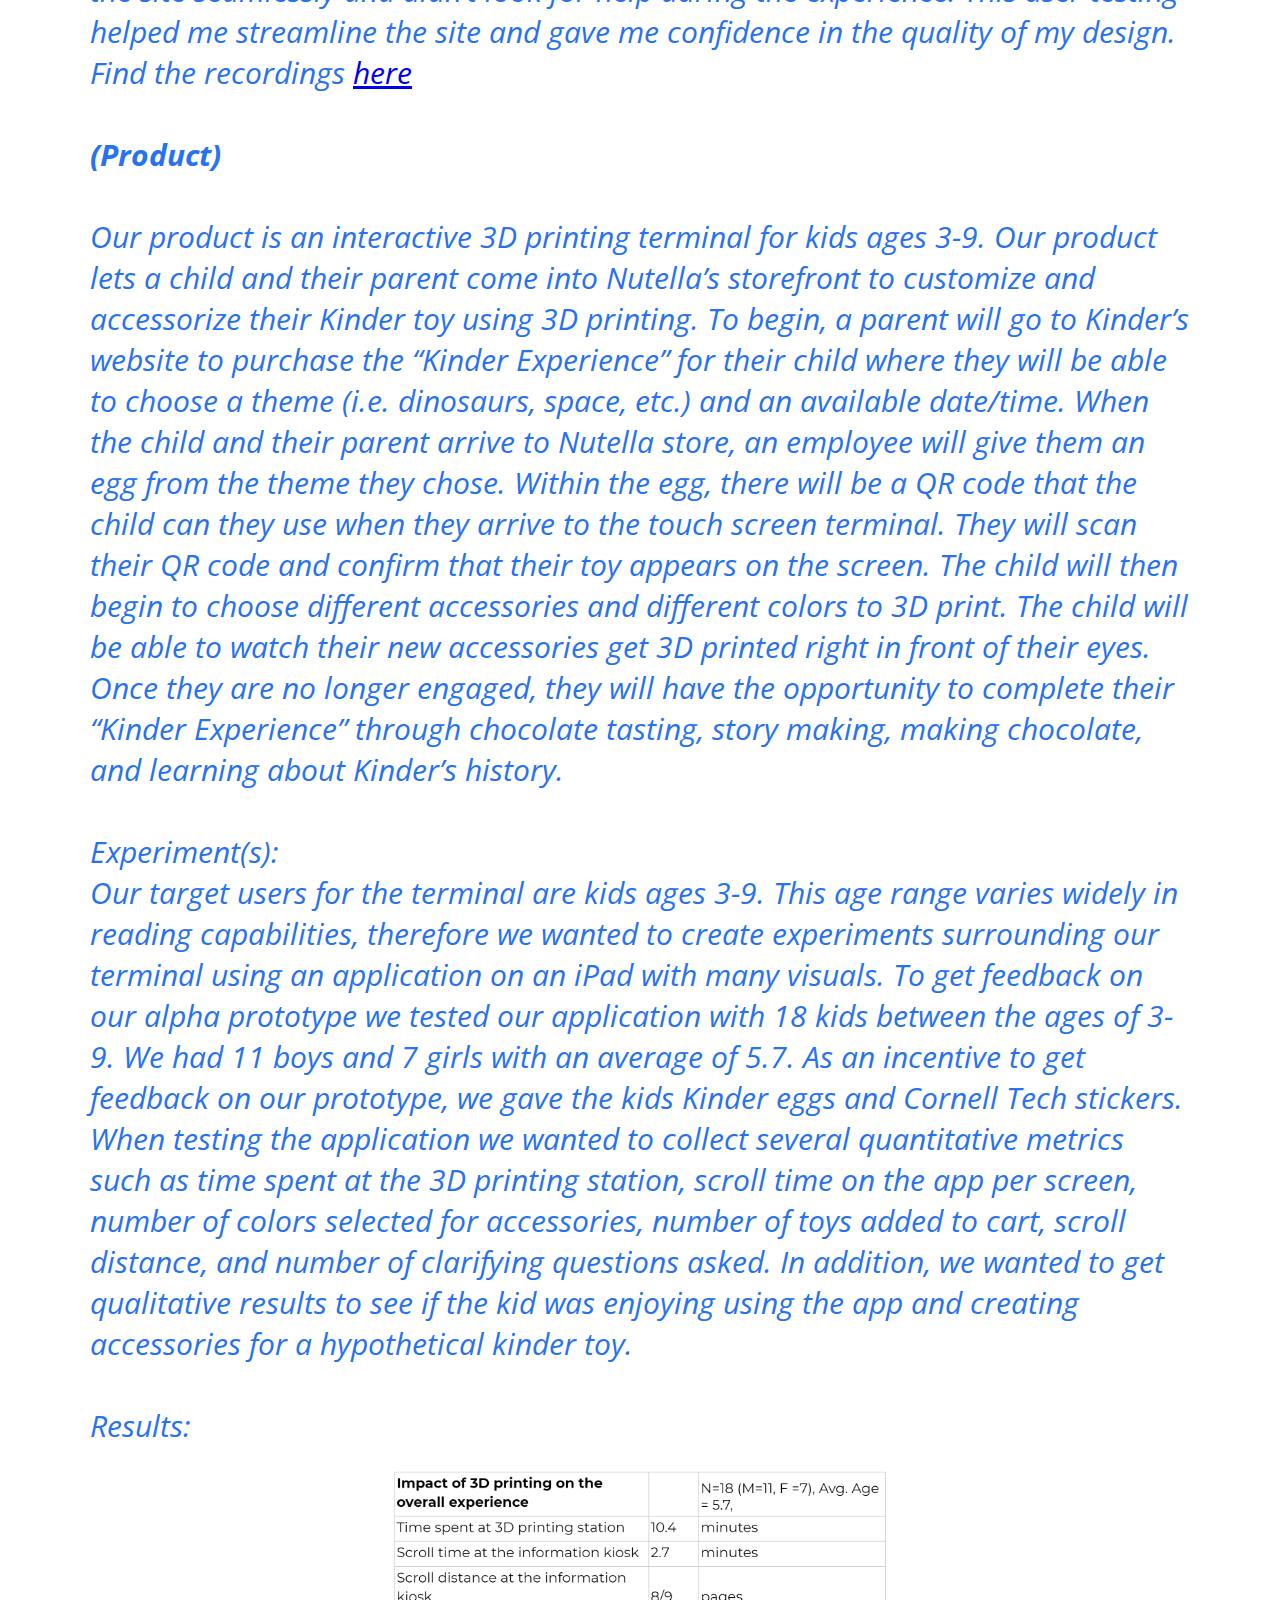
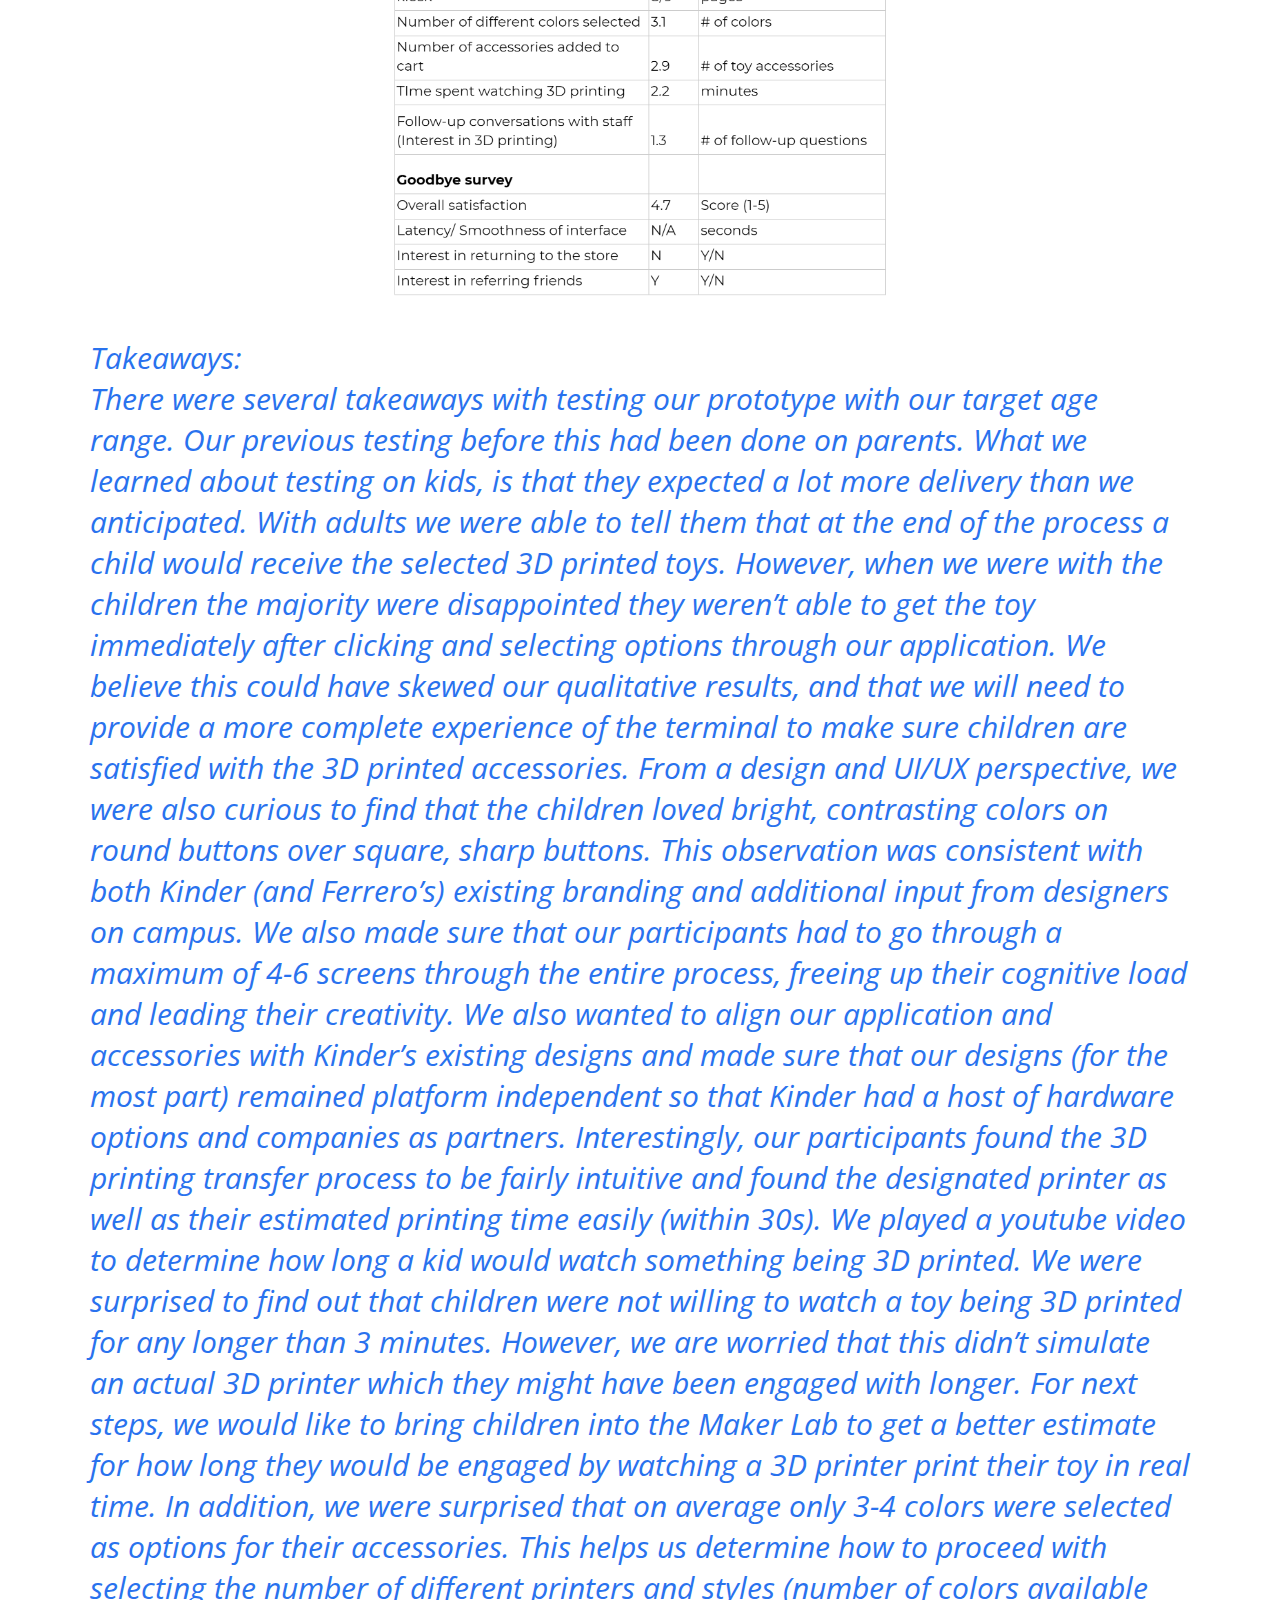
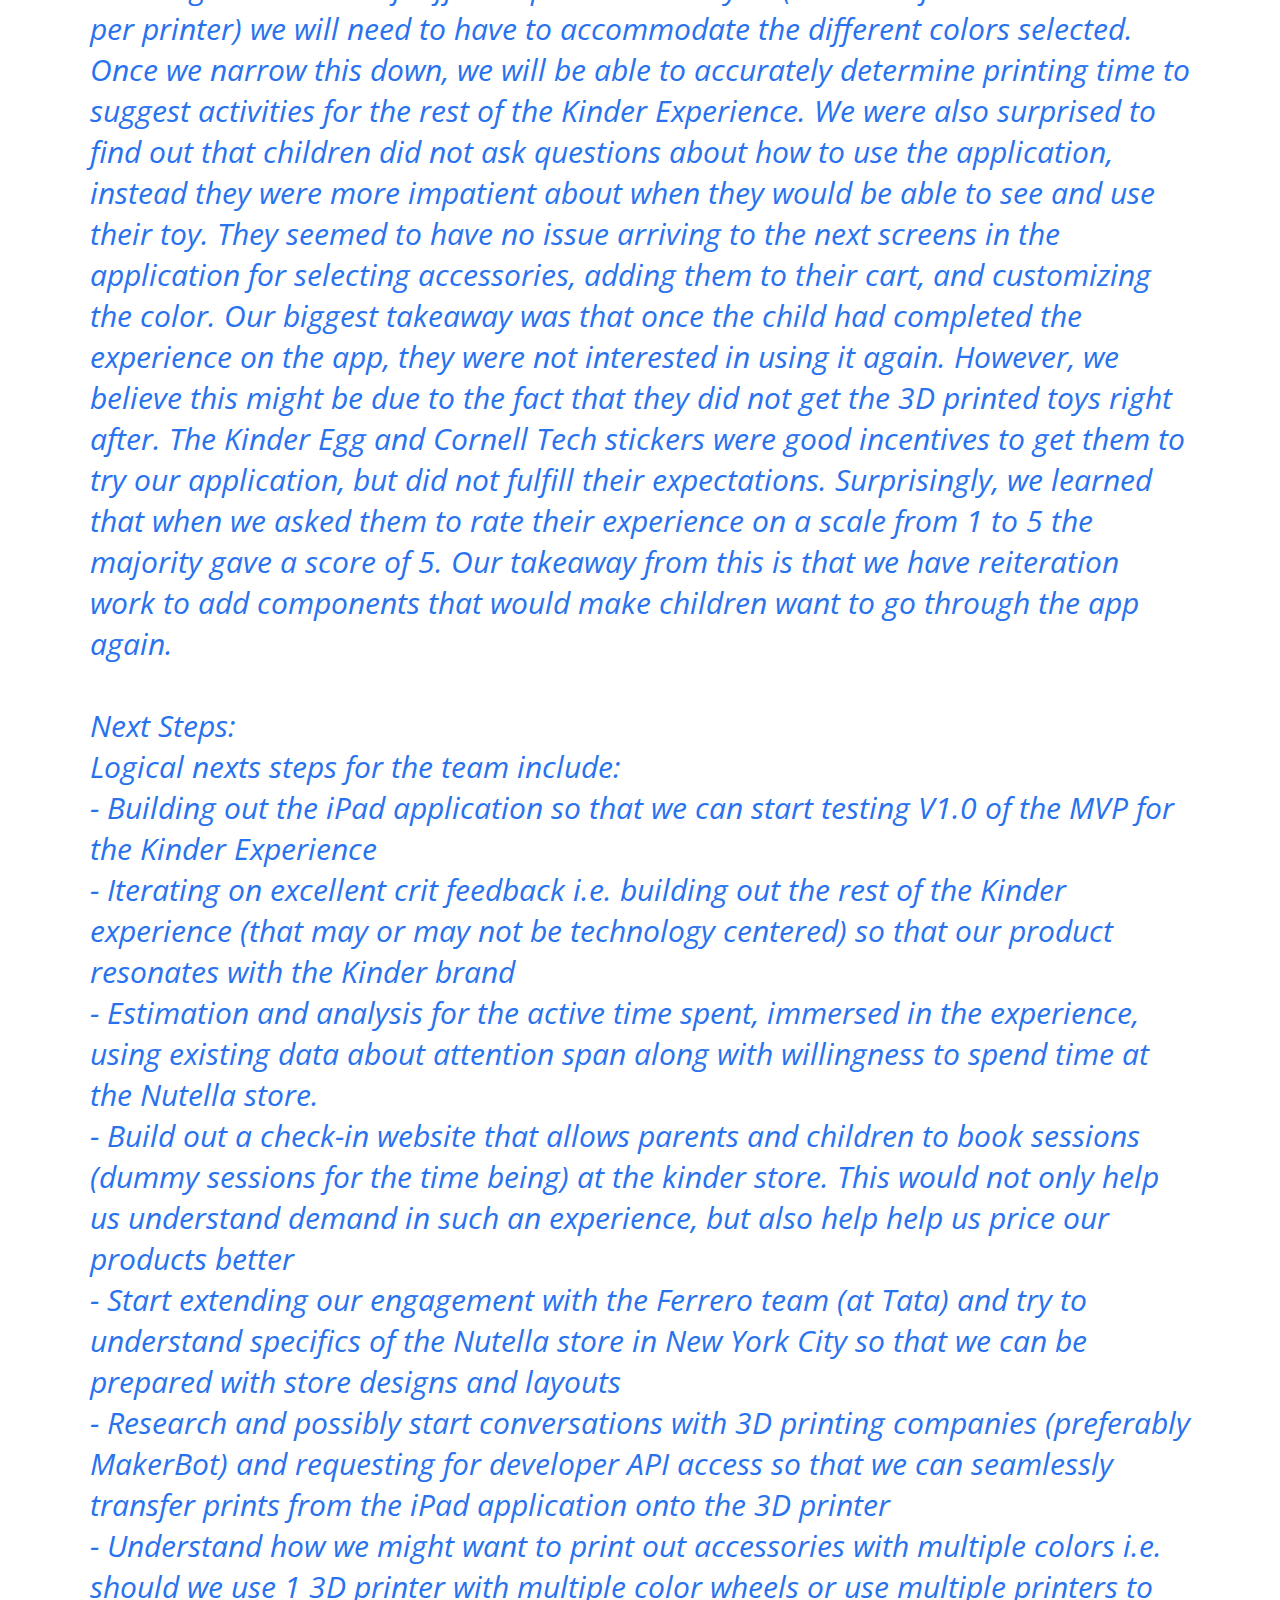
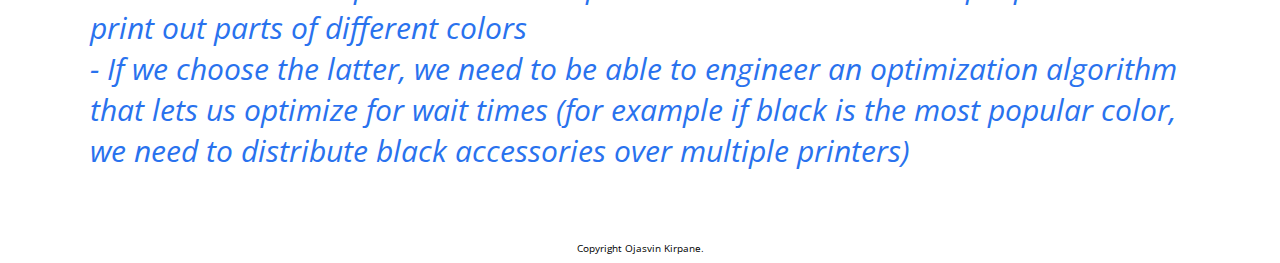
<file: post6.html>
<!doctype html>
<html>
<head>
<meta charset="utf-8">
<title>Ojasvin Kirpane</title>
<link rel="stylesheet" href="https://cdnjs.cloudflare.com/ajax/libs/animate.css/3.7.0/animate.min.css">
<link href="style3.css" rel="stylesheet" type="text/css">
<link href="https://fonts.googleapis.com/css?family=Open+Sans:400,400i,600,600i,700,800,800i|Shrikhand" rel="stylesheet" type="text/css">
</head>

<body>
<section>
  <h1 data_temp_dwid="1"><a href="index.html" style="text-decoration: none" data_temp_dwid="2"><strong class="OJ1" data_temp_dwid="3">Ojasvin</strong> <strong class="OJ2" data_temp_dwid="4">Kirpane</strong></a></h1>
  <nav>
    <h3><a class="active0" href="index.html" style="color:#FEB714; text-decoration: none">work</a> - <a href="index2.html" class="active1">about</a> - <a href="contact.html" class="active2">contact</a> - <a href="http://okirpane.tumblr.com/" target="_blank" class="active3">blog</a></h3>
  </nav>
</section>
<div class="content animated fadeIn">
	<p><b>(Website)</b><br>My user testing went very smoothly and garnered useful feedback.
I tested my website on 7 people from fairly diverse backgrounds and perspectives. The reactions were all fairly positive and most people appreciated the design of the website. Everything was well organised and presented in a playful manner.
They understood that the site was a portfolio site, and could easily navigate to the work they were interested in. One user actually spent a good 10 minutes looking into all the work and engaging with the work. All the users spent an average of 3.745 minutes on the site.
	</p>
	<img src="./img/ut1.1.PNG" class="post" style="width: 30%">
	<p>The users all had either negative or mixed reactions to the “contact” page link, which automatically opened up an email client or site. They preferred a buffer page that allowed them to survey their options to connect with me before jumping, almost suddenly, to another application. They could all identify the feature when asked to navigate towards it, although only 50% of users actually navigated to the contact page.
All the users really liked the clean design along with the playful font choice. They felt like most of the work was organised in a consistent and easy to understand manner. They also liked the color palette used in the piece.
They also felt like accessing the résumé was difficult. To fix this I made the resume download button larger and more pronounced on the about page, changing it from the regular hyperlink it was before.
The users were also very engaged with the website and it’s content during the time they were using it, although when they lost interest, they left the site completely.
Most users visited at least 3 separate posts on the website, the contact page, the about page and the blog. They all navigated the site seamlessly and didn’t look for help during the experience. 
This user testing helped me streamline the site and gave me confidence in the quality of my design.

Find the recordings <a href="https://drive.google.com/drive/folders/1ZuDB9MM6TYUXGOlGfr06oSSXxcaLVwDx?usp=sharing">here</a><br><br>
		<b>(Product)</b><br><br>
		Our product is an interactive 3D printing terminal for kids ages 3-9. Our product lets a child and their parent come into Nutella’s storefront to customize and accessorize their Kinder toy using 3D printing. To begin, a parent will go to Kinder’s website to purchase the “Kinder Experience” for their child where they will be able to choose a theme (i.e. dinosaurs, space, etc.) and an available date/time. When the child and their parent arrive to Nutella store, an employee will give them an egg from the theme they chose. Within the egg, there will be a QR code that the child can they use when they arrive to the touch screen terminal. They will scan their QR code and confirm that their toy appears on the screen. The child will then begin to choose different accessories and different colors to 3D print. The child will be able to watch their new accessories get 3D printed right in front of their eyes. Once they are no longer engaged, they will have the opportunity to complete their “Kinder Experience” through chocolate tasting, story making, making chocolate, and learning about Kinder’s history.   

<br><br>Experiment(s):<br>

Our target users for the terminal are kids ages 3-9. This age range varies widely in reading capabilities, therefore we wanted to create experiments surrounding our terminal using an application on an iPad with many visuals. To get feedback on our alpha prototype we tested our application with 18 kids between the ages of 3-9. We had 11 boys and 7 girls with an average of 5.7. As an incentive to get feedback on our prototype, we gave the kids Kinder eggs and Cornell Tech stickers. 

When testing the application we wanted to collect several quantitative metrics such as time spent at the 3D printing station, scroll time on the app per screen, number of colors selected for accessories, number of toys added to cart, scroll distance, and number of clarifying questions asked. 

In addition, we wanted to get qualitative results to see if the kid was enjoying using the app and creating accessories for a hypothetical kinder toy. 

<br><br>Results:<br>
<img src="./img/ut2.PNG" class="post" style="width: 45%">


<br>Takeaways:<br>

There were several takeaways with testing our prototype with our target age range. Our previous testing before this had been done on parents. What we learned about testing on kids, is that they expected a lot more delivery than we anticipated. With adults we were able to tell them that at the end of the process a child would receive the selected 3D printed toys. However, when we were with the children the majority were disappointed they weren’t able to get the toy immediately after clicking and selecting options through our application. We believe this could have skewed our qualitative results, and that we will need to provide a more complete experience of the terminal to make sure children are satisfied with the 3D printed accessories. 

From a design and UI/UX perspective, we were also curious to find that the children loved bright, contrasting colors on round buttons over square, sharp buttons. This observation was consistent with both Kinder (and Ferrero’s) existing branding and additional input from designers on campus. We also made sure that our participants had to go through a maximum of 4-6 screens through the entire process, freeing up their cognitive load and leading their creativity. We also wanted to align our application and accessories with Kinder’s existing designs and made sure that our designs (for the most part) remained platform independent so that Kinder had a host of hardware options and companies as partners. Interestingly, our participants found the 3D printing transfer process to be fairly intuitive and found the designated printer as well as their estimated printing time easily (within 30s).

We played a youtube video to determine how long a kid would watch something being 3D printed. We were surprised to find out that children were not willing to watch a toy being 3D printed for any longer than 3 minutes. However, we are worried that this didn’t simulate an actual 3D printer which they might have been engaged with longer. For next steps, we would like to bring children into the Maker Lab to get a better estimate for how long they would be engaged by watching a 3D printer print their toy in real time.

In addition, we were surprised that on average only 3-4 colors were selected as options for their accessories. This helps us determine how to proceed with selecting the number of different printers and styles (number of colors available per printer) we will need to have to accommodate the different colors selected. Once we narrow this down, we will be able to accurately determine printing time to suggest activities for the rest of the Kinder Experience. 

We were also surprised to find out that children did not ask questions about how to use the application, instead they were more impatient about when they would be able to see and use their toy. They seemed to have no issue arriving to the next screens in the application for selecting accessories, adding them to their cart, and customizing the color. 

Our biggest takeaway was that once the child had completed the experience on the app, they were not interested in using it again. However, we believe this might be due to the fact that they did not get the 3D printed toys right after. The Kinder Egg and Cornell Tech stickers were good incentives to get them to try our application, but did not fulfill their expectations. Surprisingly, we learned that when we asked them to rate their experience on a scale from 1 to 5 the majority gave a score of 5. Our takeaway from this is that we have reiteration work to add components that would make children want to go through the app again. 

<br><br>Next Steps:<br>

Logical nexts steps for the team include:<br>
- Building out the iPad application so that we can start testing V1.0 of the MVP for the Kinder Experience<br>
- Iterating on excellent crit feedback i.e. building out the rest of the Kinder experience (that may or may not be technology centered) so that our product resonates with the Kinder brand<br>
- Estimation and analysis for the active time spent, immersed in the experience, using existing data about attention span along with willingness to spend time at the Nutella store.<br>
- Build out a check-in website that allows parents and children to book sessions (dummy sessions for the time being) at the kinder store. This would not only help us understand demand in such an experience, but also help help us price our products better<br>
- Start extending our engagement with the Ferrero team (at Tata) and try to understand specifics of the Nutella store in New York City so that we can be prepared with store designs and layouts<br>
- Research and possibly start conversations with 3D printing companies (preferably MakerBot) and requesting for developer API access so that we can seamlessly transfer prints from the iPad application onto the 3D printer<br>
- Understand how we might want to print out accessories with multiple colors i.e. should we use 1 3D printer with multiple color wheels or use multiple printers to print out parts of different colors <br>
- If we choose the latter, we need to be able to engineer an optimization algorithm that lets us optimize for wait times (for example if black is the most popular color, we need to distribute black accessories over multiple printers)


	
	</p>
</div>
<footer>Copyright Ojasvin Kirpane.</footer>
</body>
</html>
</file>
<file: style.css>
@charset "utf-8";
h1{
    text-align: center;
    border-bottom-width: thin;
    font-size: 65px;
    font-family: "Shrikhand";
    word-spacing: 20px;
}
h3 {
    text-align: center;
    border-top-width: thin;
    border-top-style: none;
    padding-top: 0px;
    font-family: "Open Sans";
    font-style: italic;
    font-variant: normal;
    font-weight: 400;
	margin-top: -50px;
	margin-bottom: 35px;
}
a:visited{
	color: #2972EE;
}
a.active1:link{
	color: #2972EE;
}
a.active2:link{
	color: #2972EE;
}
a.active3:link{
	color: #2972EE;
}
a.active1:hover{
	color: #FEB714;
}
a.active2:hover{
	color: #FEB714;
}
a.active3:hover{
	color: #FEB714;
}
a.active0:hover{
	color: #FEB714;
}
.active0{
	color: #FEB714;
}
.OJ1{
	color: #2972EE;
}
.OJ2{
	color: #FEB714;
}
footer{
    font-family: "Open Sans";
    font-size: 10px;
    text-align: center;
	padding-top: 40px;
}

.container {
    margin: auto;
	align-content: center;
    max-width: 1200px;
	padding-top: 40px;
}

.responsive-image {
    max-width: 95%;
    padding-bottom: 10px;
    padding-top: 10px;
    padding-right: 10px;
    padding-left: 10px;
}

.cell img {
  display: block;
}
@media screen and (min-width: 600px) {
  .grid {
    display: flex;
    flex-wrap: wrap;
    flex-direction: row;
  }
  .cell {
    width: 50%;
  }
}

@media screen and (min-width: 1000px) {
  .cell {
    width: calc(100% / 3);
  }
}
img{
	-webkit-transition: all .8s ease-in-out; 
	-webkit-transition: all .4s ease-in-out;
	-webkit-transition: all .4s ease-in-out;
}
img:hover{
	-webkit-transition: all .8s ease-in-out; 
	-webkit-transition: all .4s ease-in-out;
	-webkit-transition: all .4s ease-in-out;
	
	background: #FEB714;
}
p{
	padding-left: 50px;
    padding-right: 50px;
    font-family: "Open Sans";
    color: #2972EE;
    font-style: oblique;
	font-size: 30px;
}
</file>
<file: style2.css>
@charset "utf-8";
h1{
    text-align: center;
    border-bottom-width: thin;
    font-size: 65px;
    font-family: "Shrikhand";
    word-spacing: 20px;
}
h3 {
    text-align: center;
    border-top-width: thin;
    border-top-style: none;
    padding-top: 0px;
    font-family: "Open Sans";
    font-style: italic;
    font-variant: normal;
    font-weight: 400;
	margin-top: -50px;
	margin-bottom: 35px;
}
a:visited{
	color: #2972EE;
}
a.active1:link{
	color: #FEB714;
	text-decoration: none;
}
a.active2:link{
	color: #2972EE;
}
a.active3:link{
	color: #2972EE;
}
a.active1:hover{
	color: #FEB714;
}
a.active2:hover{
	color: #FEB714;
}
a.active3:hover{
	color: #FEB714;
}
a.active0:link{
	color: #2972EE;
}
a.active0:hover{
	color: #FEB714;
}

.OJ1{
	color: #2972EE;
}
.OJ2{
	color: #FEB714;
}
footer{
    font-family: "Open Sans";
    font-size: 10px;
    text-align: center;
	padding-top: 40px;
}
.container{
	padding-top: 100px;
}
.profile{
	display: block;
	border-radius: 50%;
	width: 40%;
	max-width: 250px;
	margin-left: auto;
	margin-right: auto;
}
p{
	text-align: center;
	font-family: "Open Sans";
	font-size: 40px;
	padding-top: 20px;
	color: #2972EE;
}
.line{
	padding-top: 15px;
	text-align: center;
	font-size: 25px;
	font-family: "Open Sans";
	color: #FEB714;
	margin-left: 25%;
	margin-right: 25%;
}
.btn {
    background-color: #2972EE;
    border: none;
    color: white;
    padding: 12px 30px;
    cursor: pointer;
    font-size: 20px;
}
.resume {
	padding-top: -15px;
	text-align: center;
	align-content: center;
}
.btn:hover{
	color: #2972EE;
    background-color: #fff;
    border: 2px solid #2972EE;
}
</file>
<file: style3.css>
@charset "utf-8";
h1{
    text-align: center;
    border-bottom-width: thin;
    font-size: 65px;
    font-family: "Shrikhand";
    word-spacing: 20px;
}
h3 {
    text-align: center;
    border-top-width: thin;
    border-top-style: none;
    padding-top: 0px;
    font-family: "Open Sans";
    font-style: italic;
    font-variant: normal;
    font-weight: 400;
	margin-top: -50px;
	margin-bottom: 50px;
}
a:visited{
	color: #2972EE;
}
a.active1:link{
	color: #2972EE;
}
a.active2:link{
	color: #2972EE;
}
a.active3:link{
	color: #2972EE;
}
a.active1:hover{
	color: #FEB714;
}
a.active2:hover{
	color: #FEB714;
}
a.active3:hover{
	color: #FEB714;
}
.active0{
	color: #FEB714;
}
.OJ1{
	color: #2972EE;
}
.OJ2{
	color: #FEB714;
}
footer{
    font-family: "Open Sans";
    font-size: 10px;
    text-align: center;
	padding-top: 40px;
}
.content{
	margin: auto;
	align-content: center;
    max-width: 1200px;
	padding-top: 30px;
}
.titleimg{
	display: block;
	width: 50%;
	max-width: px;
	margin-left: auto;
	margin-right: auto;
}
p{
    padding-left: 50px;
    padding-right: 50px;
    font-family: "Open Sans";
    color: #2972EE;
    font-style: oblique;
	font-size: 30px;
}
.post{
	display: block;
	width: 75%;
	max-width: 700px;
	margin-left: auto;
	margin-right: auto;
	padding-top: 25px;
}
</file>
